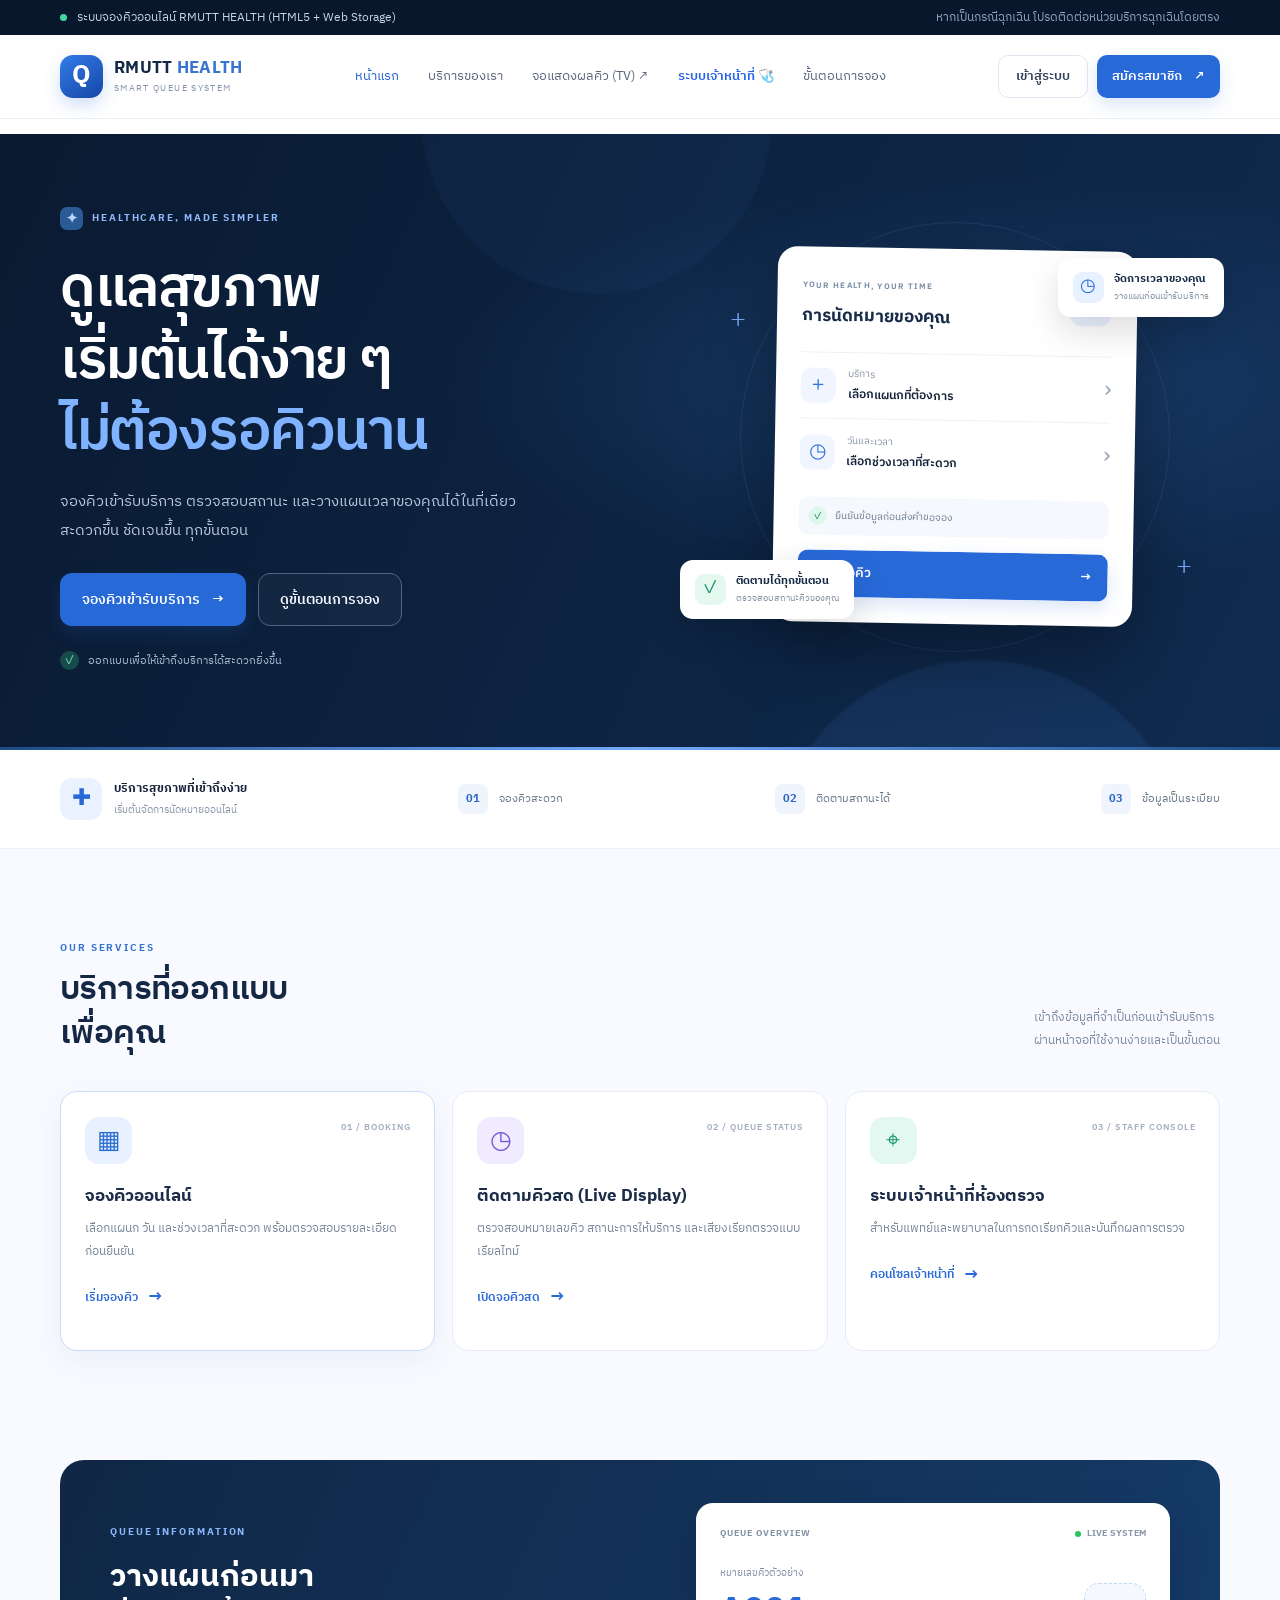
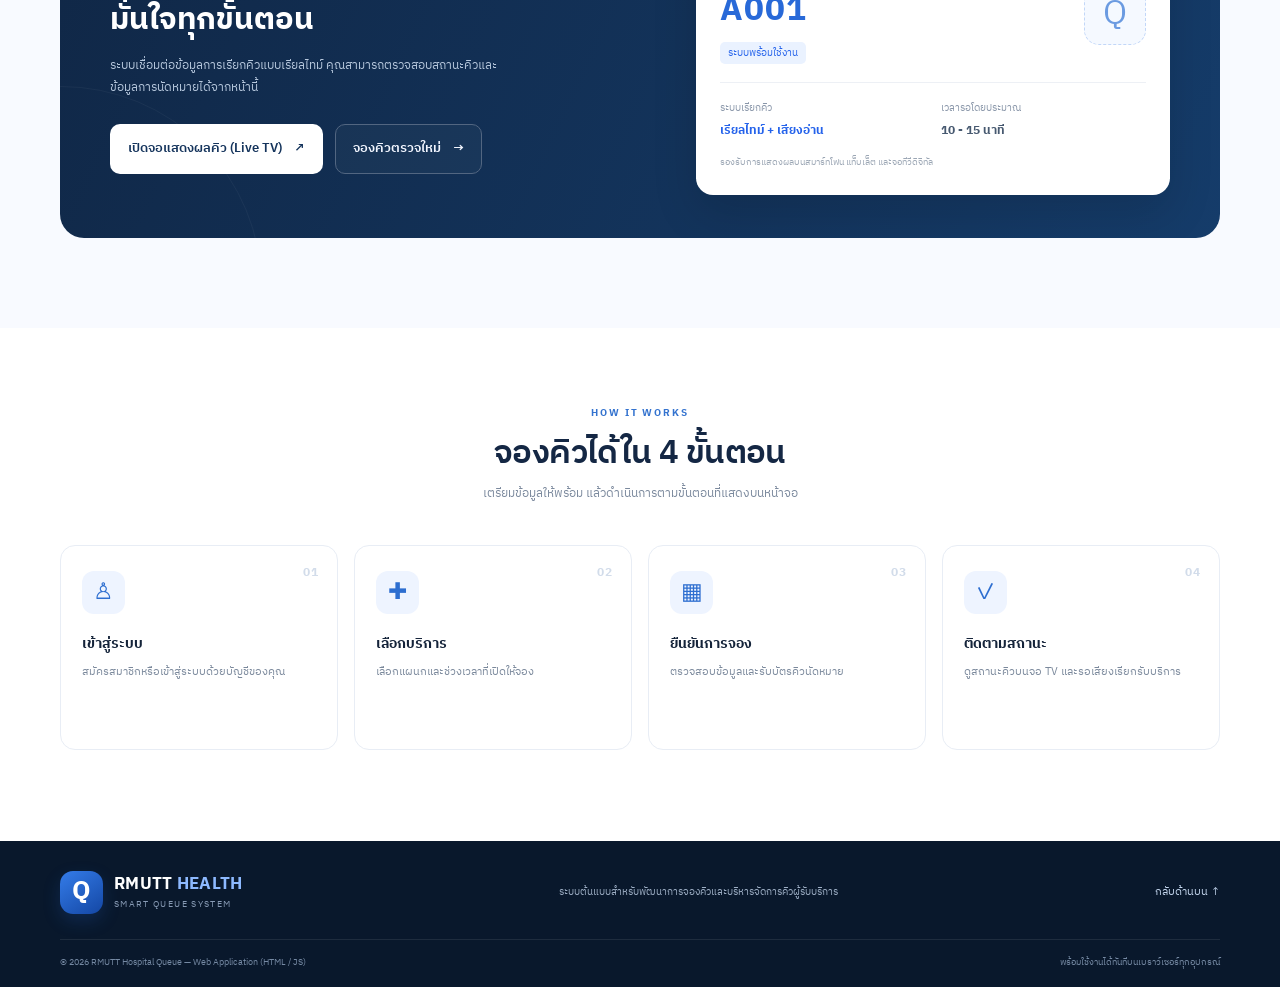
<file: index.html>
<!DOCTYPE html>
<html lang="th">

<head>
  <meta charset="UTF-8">
  <meta name="viewport" content="width=device-width, initial-scale=1.0">
  <title>ระบบจองคิวออนไลน์ | RMUTT Hospital Queue</title>
  <meta name="description" content="ต้นแบบระบบจองคิวออนไลน์และติดตามสถานะคิว RMUTT HEALTH">
  <link rel="preconnect" href="https://fonts.googleapis.com">
  <link rel="preconnect" href="https://fonts.gstatic.com" crossorigin>
  <link href="https://fonts.googleapis.com/css2?family=IBM+Plex+Sans+Thai:wght@300;400;500;600;700&display=swap"
    rel="stylesheet">
  <link rel="stylesheet" href="assets/css/style.css">
  <link rel="stylesheet" href="assets/css/auth.css">
  <link rel="stylesheet" href="assets/css/queue.css">
</head>

<body>
  <div class="announcement">
    <div class="container announcement-inner">
      <span><span class="status-dot"></span> ระบบจองคิวออนไลน์ RMUTT HEALTH (HTML5 + Web Storage)</span>
      <span class="announcement-note">หากเป็นกรณีฉุกเฉิน โปรดติดต่อหน่วยบริการฉุกเฉินโดยตรง</span>
    </div>
  </div>

  <header class="site-header">
    <div class="container nav-wrap">
      <a class="brand" href="index.html" aria-label="หน้าแรก">
        <div class="brand-mark"><span>Q</span></div>
        <div class="brand-copy">
          <strong>RMUTT <span>HEALTH</span></strong>
          <small>SMART QUEUE SYSTEM</small>
        </div>
      </a>
      <button class="menu-toggle" id="menuToggle" aria-label="เปิดเมนู" aria-expanded="false">☰</button>
      <nav class="main-nav" id="mainNav">
        <a class="active" href="index.html">หน้าแรก</a>
        <a id="navDashboardLink" href="dashboard.html" style="display:none;">แดชบอร์ด</a>
        <a id="navBookingLink" href="book.html" style="display:none;">จองคิวออนไลน์</a>
        <a href="#services">บริการของเรา</a>
        <a href="queue_display.html" target="_blank">จอแสดงผลคิว (TV) ↗</a>
        <a href="staff_queue.html" style="color:#2563eb; font-weight:600;">ระบบเจ้าหน้าที่ 🩺</a>
        <a href="#how-it-works">ขั้นตอนการจอง</a>
      </nav>
      <div class="nav-actions" id="navAuthActions">
        <!-- Injected via JavaScript based on login state -->
      </div>
    </div>
  </header>

  <main>
    <div class="container" style="padding-top: 15px;" id="flashContainer">
      <!-- Flash alerts -->
    </div>

    <section class="hero">
      <div class="hero-glow glow-one"></div>
      <div class="hero-glow glow-two"></div>
      <div class="container hero-grid">
        <div class="hero-copy">
          <div class="eyebrow"><span class="eyebrow-icon">✦</span> HEALTHCARE, MADE SIMPLER</div>
          <h1>ดูแลสุขภาพ<br>เริ่มต้นได้ง่าย ๆ<br><span>ไม่ต้องรอคิวนาน</span></h1>
          <p class="hero-description">จองคิวเข้ารับบริการ ตรวจสอบสถานะ และวางแผนเวลาของคุณได้ในที่เดียว สะดวกขึ้น
            ชัดเจนขึ้น ทุกขั้นตอน</p>
          <div class="hero-actions" id="heroActionButtons">
            <a class="btn btn-primary btn-large" href="book.html">จองคิวเข้ารับบริการ <span
                aria-hidden="true">→</span></a>
            <a class="btn btn-outline-light btn-large" href="#how-it-works">ดูขั้นตอนการจอง</a>
          </div>
          <div class="hero-assurance">
            <span class="assurance-icon">✓</span>
            <span>ออกแบบเพื่อให้เข้าถึงบริการได้สะดวกยิ่งขึ้น</span>
          </div>
        </div>

        <div class="hero-visual" aria-label="ภาพสรุปการจองคิว">
          <div class="visual-orbit orbit-a"></div>
          <div class="visual-orbit orbit-b"></div>
          <div class="floating-label label-top"><span
              class="mini-icon blue">◷</span><span><b>จัดการเวลาของคุณ</b><small>วางแผนก่อนเข้ารับบริการ</small></span>
          </div>
          <div class="appointment-card">
            <div class="appointment-head">
              <div><span class="card-kicker">YOUR HEALTH, YOUR TIME</span>
                <h3>การนัดหมายของคุณ</h3>
              </div>
              <div class="calendar-icon">▦</div>
            </div>
            <div class="appointment-line"><span
                class="line-icon">＋</span><span><small>บริการ</small><b>เลือกแผนกที่ต้องการ</b></span><span
                class="line-arrow">›</span></div>
            <div class="appointment-line"><span
                class="line-icon">◷</span><span><small>วันและเวลา</small><b>เลือกช่วงเวลาที่สะดวก</b></span><span
                class="line-arrow">›</span></div>
            <div class="appointment-footer"><span class="footer-check">✓</span><span>ยืนยันข้อมูลก่อนส่งคำขอจอง</span>
            </div>
            <a class="btn btn-primary card-cta" href="book.html">เริ่มจองคิว <span>→</span></a>
          </div>
          <div class="floating-label label-bottom"><span
              class="mini-icon green">✓</span><span><b>ติดตามได้ทุกขั้นตอน</b><small>ตรวจสอบสถานะคิวของคุณ</small></span>
          </div>
          <div class="decorative-cross cross-one">+</div>
          <div class="decorative-cross cross-two">+</div>
        </div>
      </div>
      <div class="hero-bottom-line"></div>
    </section>

    <section class="trust-strip">
      <div class="container trust-inner">
        <div class="trust-heading"><span
            class="trust-symbol">✚</span><span><b>บริการสุขภาพที่เข้าถึงง่าย</b><small>เริ่มต้นจัดการนัดหมายออนไลน์</small></span>
        </div>
        <div class="trust-item"><b>01</b><span>จองคิวสะดวก</span></div>
        <div class="trust-item"><b>02</b><span>ติดตามสถานะได้</span></div>
        <div class="trust-item"><b>03</b><span>ข้อมูลเป็นระเบียบ</span></div>
      </div>
    </section>

    <section class="section services-section" id="services">
      <div class="container">
        <div class="section-heading">
          <div>
            <div class="eyebrow eyebrow-dark">OUR SERVICES</div>
            <h2>บริการที่ออกแบบ<br class="mobile-break">เพื่อคุณ</h2>
          </div>
          <p>เข้าถึงข้อมูลที่จำเป็นก่อนเข้ารับบริการ<br>ผ่านหน้าจอที่ใช้งานง่ายและเป็นขั้นตอน</p>
        </div>
        <div class="service-grid">
          <article class="service-card featured">
            <div class="service-icon icon-blue">▦</div><span class="service-number">01 / BOOKING</span>
            <h3>จองคิวออนไลน์</h3>
            <p>เลือกแผนก วัน และช่วงเวลาที่สะดวก พร้อมตรวจสอบรายละเอียดก่อนยืนยัน</p><a href="book.html"
              class="text-link">เริ่มจองคิว <span>→</span></a>
          </article>
          <article class="service-card">
            <div class="service-icon icon-purple">◷</div><span class="service-number">02 / QUEUE STATUS</span>
            <h3>ติดตามคิวสด (Live Display)</h3>
            <p>ตรวจสอบหมายเลขคิว สถานะการให้บริการ และเสียงเรียกตรวจแบบเรียลไทม์</p><a href="queue_display.html"
              target="_blank" class="text-link">เปิดจอคิวสด <span>→</span></a>
          </article>
          <article class="service-card">
            <div class="service-icon icon-green">⌖</div><span class="service-number">03 / STAFF CONSOLE</span>
            <h3>ระบบเจ้าหน้าที่ห้องตรวจ</h3>
            <p>สำหรับแพทย์และพยาบาลในการกดเรียกคิวและบันทึกผลการตรวจ</p><a href="staff_queue.html"
              class="text-link">คอนโซลเจ้าหน้าที่ <span>→</span></a>
          </article>
        </div>
      </div>
    </section>

    <section class="queue-section" id="queue-info">
      <div class="container queue-banner">
        <div class="queue-banner-copy">
          <div class="eyebrow eyebrow-light">QUEUE INFORMATION</div>
          <h2>วางแผนก่อนมา<br>มั่นใจทุกขั้นตอน</h2>
          <p>ระบบเชื่อมต่อข้อมูลการเรียกคิวแบบเรียลไทม์ คุณสามารถตรวจสอบสถานะคิวและข้อมูลการนัดหมายได้จากหน้านี้</p>
          <div style="display:flex; gap:12px; flex-wrap:wrap;">
            <a href="queue_display.html" target="_blank" class="btn btn-white">เปิดจอแสดงผลคิว (Live TV)
              <span>↗</span></a>
            <a href="book.html" class="btn btn-outline-light">จองคิวตรวจใหม่ <span>→</span></a>
          </div>
        </div>
        <div class="queue-preview">
          <div class="preview-top"><span>QUEUE OVERVIEW</span><span class="preview-live"><i
                style="background:#22c55e;"></i> LIVE SYSTEM</span></div>
          <div class="preview-main">
            <div><small>หมายเลขคิวตัวอย่าง</small><strong>A001</strong><span class="preview-status"
                style="background:#eaf2ff; color:#2563eb;">ระบบพร้อมใช้งาน</span></div>
            <div class="preview-ticket">Q</div>
          </div>
          <div class="preview-divider"></div>
          <div class="preview-stats">
            <div><small>ระบบเรียกคิว</small><b style="color:#2563eb;">เรียลไทม์ + เสียงอ่าน</b></div>
            <div><small>เวลารอโดยประมาณ</small><b>10 - 15 นาที</b></div>
          </div>
          <p class="preview-note">รองรับการแสดงผลบนสมาร์ทโฟน แท็บเล็ต และจอทีวีดิจิทัล</p>
        </div>
      </div>
    </section>

    <section class="section steps-section" id="how-it-works">
      <div class="container">
        <div class="section-heading centered">
          <div class="eyebrow eyebrow-dark">HOW IT WORKS</div>
          <h2>จองคิวได้ใน 4 ขั้นตอน</h2>
          <p>เตรียมข้อมูลให้พร้อม แล้วดำเนินการตามขั้นตอนที่แสดงบนหน้าจอ</p>
        </div>
        <div class="steps-grid">
          <div class="step-card">
            <div class="step-count">01</div>
            <div class="step-icon">♙</div>
            <h3>เข้าสู่ระบบ</h3>
            <p>สมัครสมาชิกหรือเข้าสู่ระบบด้วยบัญชีของคุณ</p>
          </div>
          <div class="step-card">
            <div class="step-count">02</div>
            <div class="step-icon">✚</div>
            <h3>เลือกบริการ</h3>
            <p>เลือกแผนกและช่วงเวลาที่เปิดให้จอง</p>
          </div>
          <div class="step-card">
            <div class="step-count">03</div>
            <div class="step-icon">▦</div>
            <h3>ยืนยันการจอง</h3>
            <p>ตรวจสอบข้อมูลและรับบัตรคิวนัดหมาย</p>
          </div>
          <div class="step-card">
            <div class="step-count">04</div>
            <div class="step-icon">✓</div>
            <h3>ติดตามสถานะ</h3>
            <p>ดูสถานะคิวบนจอ TV และรอเสียงเรียกรับบริการ</p>
          </div>
        </div>
      </div>
    </section>
  </main>

  <footer class="site-footer">
    <div class="container footer-main">
      <a class="brand footer-brand" href="index.html">
        <div class="brand-mark"><span>Q</span></div>
        <div class="brand-copy"><strong>RMUTT <span>HEALTH</span></strong><small>SMART QUEUE SYSTEM</small></div>
      </a>
      <p>ระบบต้นแบบสำหรับพัฒนาการจองคิวและบริหารจัดการคิวผู้รับบริการ</p>
      <a href="#top" class="back-top">กลับด้านบน ↑</a>
    </div>
    <div class="container footer-bottom"><span>© 2026 RMUTT Hospital Queue — Web Application (HTML /
        JS)</span><span>พร้อมใช้งานได้ทันทีบนเบราว์เซอร์ทุกอุปกรณ์</span></div>
  </footer>

  <script src="assets/js/main.js"></script>
  <script src="assets/js/app-db.js"></script>
  <script>
    document.addEventListener('DOMContentLoaded', () => {
      // Flash message
      const flashHtml = AppDB.renderFlash();
      if (flashHtml) {
        document.getElementById('flashContainer').innerHTML = flashHtml;
      }

      // Dynamic Auth Nav & Hero actions
      const user = AppDB.getCurrentUser();
      const authNav = document.getElementById('navAuthActions');
      const dashLink = document.getElementById('navDashboardLink');
      const bookLink = document.getElementById('navBookingLink');
      const heroActions = document.getElementById('heroActionButtons');

      if (user) {
        dashLink.style.display = 'inline-block';
        bookLink.style.display = 'inline-block';

        const initial = user.full_name ? user.full_name.charAt(0) : 'U';
        authNav.innerHTML = `
          <a class="user-menu-pill" href="dashboard.html" title="ไปที่แดชบอร์ด">
            <span class="user-menu-avatar">${initial}</span>
            <span>${user.full_name}</span>
          </a>
          <button type="button" class="btn btn-ghost btn-small" onclick="AppDB.logout()">ออกจากระบบ</button>
        `;

        heroActions.innerHTML = `
          <a class="btn btn-primary btn-large" href="book.html">จองคิวตรวจใหม่ <span aria-hidden="true">→</span></a>
          <a class="btn btn-outline-light btn-large" href="dashboard.html">แดชบอร์ดของฉัน</a>
        `;
      } else {
        authNav.innerHTML = `
          <a class="btn btn-ghost" href="login.html">เข้าสู่ระบบ</a>
          <a class="btn btn-primary btn-small" href="register.html">สมัครสมาชิก <span aria-hidden="true">↗</span></a>
        `;
      }
    });
  </script>
</body>

</html>
</file>
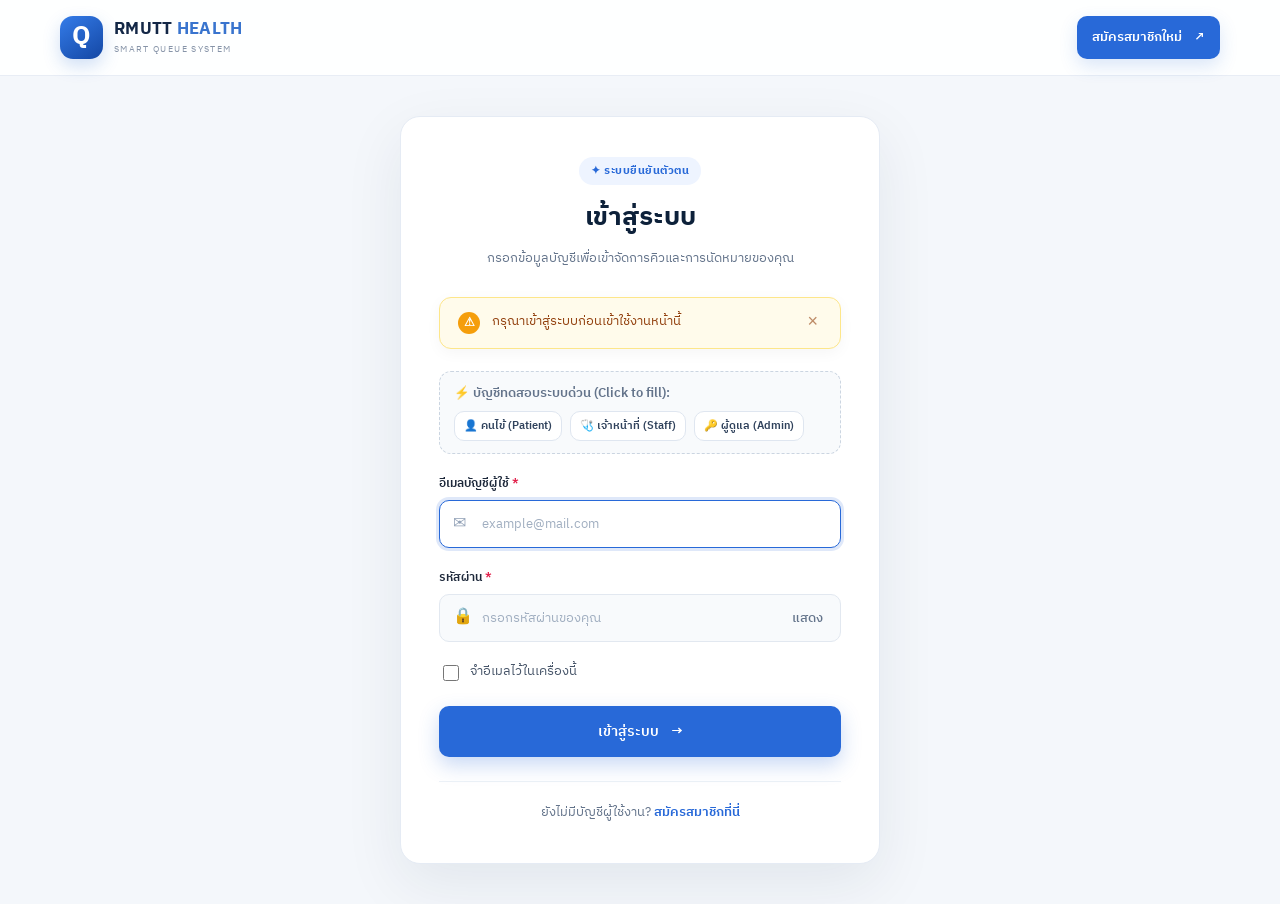
<file: book.html>
<!DOCTYPE html>
<html lang="th">

<head>
  <meta charset="UTF-8">
  <meta name="viewport" content="width=device-width, initial-scale=1.0">
  <title>จองคิวออนไลน์ | RMUTT Hospital Queue</title>
  <link rel="preconnect" href="https://fonts.googleapis.com">
  <link rel="preconnect" href="https://fonts.gstatic.com" crossorigin>
  <link href="https://fonts.googleapis.com/css2?family=IBM+Plex+Sans+Thai:wght@300;400;500;600;700&display=swap"
    rel="stylesheet">
  <link rel="stylesheet" href="assets/css/style.css">
  <link rel="stylesheet" href="assets/css/auth.css">
  <link rel="stylesheet" href="assets/css/queue.css">
</head>

<body>

  <!-- Header -->
  <header class="site-header">
    <div class="container nav-wrap">
      <a class="brand" href="index.html">
        <div class="brand-mark"><span>Q</span></div>
        <div class="brand-copy">
          <strong>RMUTT <span>HEALTH</span></strong>
          <small>SMART QUEUE SYSTEM</small>
        </div>
      </a>
      <nav class="main-nav" id="mainNav">
        <a href="index.html">หน้าแรก</a>
        <a href="dashboard.html">แดชบอร์ด</a>
        <a class="active" href="book.html">จองคิวออนไลน์</a>
        <a href="queue_display.html" target="_blank">จอแสดงผลคิว (TV) ↗</a>
        <a href="staff_queue.html" style="color:#2563eb; font-weight:600;">ระบบเจ้าหน้าที่ 🩺</a>
      </nav>
      <div class="nav-actions">
        <a href="dashboard.html" class="user-menu-pill">
          <span class="user-menu-avatar" id="navAvatar">U</span>
          <span id="navName">ผู้ใช้งาน</span>
        </a>
        <button type="button" class="btn btn-ghost btn-small" onclick="AppDB.logout()">ออกจากระบบ</button>
      </div>
    </div>
  </header>

  <!-- Main Container -->
  <main class="booking-container">
    <div class="container">

      <div class="booking-header">
        <span class="auth-card-badge">✦ ระบบนัดหมายออนไลน์</span>
        <h1>จองคิวเข้ารับบริการทางการแพทย์</h1>
        <p>เลือกแผนก วัน และช่วงเวลาที่ต้องการเข้ารับบริการ พร้อมรับหมายเลขคิวทันที</p>
      </div>

      <div id="flashContainer"></div>
      <div id="bookingErrorAlert" class="alert alert-danger" style="display:none;" role="alert">
        <span class="alert-icon">✕</span>
        <div class="alert-content" id="bookingErrorMessage"></div>
        <button type="button" class="alert-close" onclick="this.parentElement.style.display='none'"
          aria-label="ปิด">×</button>
      </div>

      <form id="bookingForm" novalidate>
        <div class="booking-grid">

          <!-- Left Column: Steps -->
          <div class="booking-steps-col">

            <!-- Step 1: Select Department -->
            <div class="booking-card">
              <h2 class="booking-card-title">
                <span class="step-badge">1</span>
                <span>เลือกแผนกที่ต้องการรับบริการ</span>
              </h2>

              <div class="dept-grid" id="deptGrid">
                <!-- Injected via JavaScript -->
              </div>
            </div>

            <!-- Step 2: Select Date -->
            <div class="booking-card">
              <h2 class="booking-card-title">
                <span class="step-badge">2</span>
                <span>เลือกวันที่เข้ารับบริการ</span>
              </h2>

              <div class="form-group" style="max-width: 320px;">
                <label class="form-label" for="bookingDate">วันที่นัดหมาย <span class="required">*</span></label>
                <div class="input-wrapper">
                  <span class="input-icon">📅</span>
                  <input type="date" id="bookingDate" name="date" class="form-control" required>
                </div>
                <small style="color: #64748b; font-size: 11px; margin-top: 4px; display: block;">
                  เปิดจองล่วงหน้า 14 วัน (เปิดบริการวันจันทร์ - วันเสาร์)
                </small>
              </div>
            </div>

            <!-- Step 3: Select Time Slot -->
            <div class="booking-card">
              <h2 class="booking-card-title">
                <span class="step-badge">3</span>
                <span>เลือกรอบเวลาที่สะดวก</span>
              </h2>

              <div id="slotsContainer" class="slots-container">
                <!-- Dynamically loaded via JavaScript -->
              </div>

              <div id="noSlotsMessage"
                style="display:none; padding: 25px; text-align: center; color: #64748b; background: #f8fafc; border-radius: 12px;">
                <div style="font-size: 28px; margin-bottom: 8px;">🗓️</div>
                <strong style="color: #1e293b; font-size: 14px;">ไม่พบรอบเวลาให้บริการในวันที่เลือก</strong>
                <p style="font-size: 12px; margin: 4px 0 0;">กรุณาลองเปลี่ยนวันที่ หรือเลือกแผนกอื่น</p>
              </div>
            </div>

            <!-- Step 4: Symptoms / Notes -->
            <div class="booking-card">
              <h2 class="booking-card-title">
                <span class="step-badge">4</span>
                <span>ระบุอาการเบื้องต้น หรือหมายเหตุ (ถ้ามี)</span>
              </h2>

              <div class="form-group">
                <label class="form-label" for="notes">รายละเอียดอาการ หรือความประสงค์ในการตรวจ</label>
                <textarea id="notes" name="notes" class="form-control" rows="3"
                  placeholder="เช่น มีไข้ ไอ เจ็บคอ 2 วัน หรือ ต้องการตรวจสุขภาพประจำปี..."></textarea>
              </div>
            </div>

          </div>

          <!-- Right Column: Sticky Summary & Confirmation -->
          <div class="booking-summary-col">
            <div class="booking-summary-card">
              <h3 class="summary-title">สรุปข้อมูลการจอง</h3>

              <div class="summary-line">
                <span class="summary-label">ผู้รับบริการ:</span>
                <span class="summary-value" id="summaryUser">—</span>
              </div>
              <div class="summary-line">
                <span class="summary-label">หมายเลข HN:</span>
                <span class="summary-value" style="color:#2563eb;" id="summaryHN">—</span>
              </div>
              <div class="summary-divider"></div>

              <div class="summary-line">
                <span class="summary-label">แผนกตรวจ:</span>
                <span class="summary-value" id="summaryDept">—</span>
              </div>
              <div class="summary-line">
                <span class="summary-label">สถานที่:</span>
                <span class="summary-value" id="summaryLoc" style="font-size:11px; color:#475569;">—</span>
              </div>
              <div class="summary-line">
                <span class="summary-label">วันที่นัดหมาย:</span>
                <span class="summary-value" id="summaryDate">—</span>
              </div>
              <div class="summary-line">
                <span class="summary-label">รอบเวลา:</span>
                <span class="summary-value" id="summaryTime" style="color: #16a34a;">กรุณาเลือกรอบเวลา</span>
              </div>

              <div class="summary-divider"></div>

              <button type="submit" id="btnSubmitBooking" class="btn btn-primary"
                style="width: 100%; padding: 14px; font-size: 14px;" disabled>
                ยืนยันการจองคิว <span>→</span>
              </button>

              <p style="font-size: 11px; color: #94a3b8; text-align: center; margin: 12px 0 0;">
                ระบบจะสร้างหมายเลขคิวและบันทึกข้อมูลการนัดหมายทันที
              </p>
            </div>
          </div>

        </div>
      </form>

    </div>
  </main>

  <footer class="site-footer">
    <div class="container footer-bottom">
      <span>© 2026 RMUTT Hospital Queue — ระบบจองคิวออนไลน์</span>
      <a href="dashboard.html" style="color: inherit;">กลับแดชบอร์ด</a>
    </div>
  </footer>

  <script src="assets/js/app-db.js"></script>
  <script>
    const user = AppDB.requireLogin('login.html');

    let currentDeptId = 1;
    let currentDate = AppDB.todayString();
    let selectedSlotId = null;

    document.addEventListener('DOMContentLoaded', () => {
      if (!user) return;

      // Update Nav
      const initial = user.full_name ? user.full_name.charAt(0) : 'U';
      document.getElementById('navAvatar').textContent = initial;
      document.getElementById('navName').textContent = user.full_name;

      // Set Summary Profile
      document.getElementById('summaryUser').textContent = user.full_name;
      document.getElementById('summaryHN').textContent = user.hn || 'จะออกให้อัตโนมัติ';

      // Set Date bounds
      const dateInput = document.getElementById('bookingDate');
      dateInput.value = currentDate;
      dateInput.min = AppDB.todayString();

      const maxDate = new Date();
      maxDate.setDate(maxDate.getDate() + 14);
      const year = maxDate.getFullYear();
      const month = String(maxDate.getMonth() + 1).padStart(2, '0');
      const day = String(maxDate.getDate()).padStart(2, '0');
      dateInput.max = `${year}-${month}-${day}`;

      dateInput.addEventListener('change', (e) => {
        currentDate = e.target.value;
        updateSummaryDate();
        loadSlots();
      });

      renderDepartments();
      updateSummaryDate();
      loadSlots();
    });

    function renderDepartments() {
      const depts = AppDB.getDepartments();
      const grid = document.getElementById('deptGrid');

      const icons = {
        1: '🩺',
        2: '🦷',
        3: '🤸',
        4: '👁️'
      };

      grid.innerHTML = depts.map((d, index) => {
        const isChecked = (d.id === currentDeptId) ? 'checked' : '';
        const icon = icons[d.id] || '🩺';
        return `
          <label class="dept-card-label">
            <input type="radio" name="department_id" value="${d.id}" ${isChecked} 
                   data-name="${d.name}" data-location="${d.location}"
                   onchange="handleDeptSelect(this)">
            <div class="dept-card-inner">
              <div class="dept-icon">${icon}</div>
              <strong>${d.name}</strong>
              <p>${d.description}</p>
              <span class="dept-location">📍 ${d.location}</span>
            </div>
          </label>
        `;
      }).join('');

      updateSummaryDept();
    }

    function handleDeptSelect(radio) {
      currentDeptId = Number(radio.value);
      updateSummaryDept();
      loadSlots();
    }

    function updateSummaryDept() {
      const depts = AppDB.getDepartments();
      const dept = depts.find(d => d.id === currentDeptId);
      if (dept) {
        document.getElementById('summaryDept').textContent = dept.name;
        document.getElementById('summaryLoc').textContent = dept.location;
      }
    }

    function updateSummaryDate() {
      if (currentDate) {
        const parts = currentDate.split('-');
        if (parts.length === 3) {
          document.getElementById('summaryDate').textContent = `${parts[2]}/${parts[1]}/${parseInt(parts[0]) + 543}`;
          return;
        }
      }
      document.getElementById('summaryDate').textContent = currentDate || '—';
    }

    function loadSlots() {
      const container = document.getElementById('slotsContainer');
      const noSlots = document.getElementById('noSlotsMessage');
      const submitBtn = document.getElementById('btnSubmitBooking');

      selectedSlotId = null;
      submitBtn.disabled = true;
      document.getElementById('summaryTime').textContent = 'กรุณาเลือกรอบเวลา';
      document.getElementById('summaryTime').style.color = '#e11d48';

      const slots = AppDB.getSchedules(currentDeptId, currentDate);

      if (slots && slots.length > 0) {
        noSlots.style.display = 'none';
        container.innerHTML = slots.map(s => {
          const avail = Math.max(0, s.capacity - s.booked_count);
          const isFull = avail <= 0;
          const timeLabel = `${s.start_time} - ${s.end_time} น.`;
          return `
            <label class="slot-radio">
              <input type="radio" name="schedule_id" value="${s.id}" ${isFull ? 'disabled' : ''} 
                     onchange="handleSlotSelect(${s.id}, '${timeLabel}')">
              <div class="slot-card ${isFull ? 'disabled' : ''}">
                <div class="slot-time">${timeLabel}</div>
                <div class="slot-quota ${isFull ? 'full' : ''}">
                  ${isFull ? '✕ เต็มแล้ว' : `✓ ว่าง ${avail} / ${s.capacity} ที่`}
                </div>
              </div>
            </label>
          `;
        }).join('');
      } else {
        container.innerHTML = '';
        noSlots.style.display = 'block';
      }
    }

    function handleSlotSelect(slotId, timeLabel) {
      selectedSlotId = slotId;
      document.getElementById('summaryTime').textContent = timeLabel;
      document.getElementById('summaryTime').style.color = '#2563eb';
      document.getElementById('btnSubmitBooking').disabled = false;
    }

    // Submit Booking
    document.getElementById('bookingForm').addEventListener('submit', (e) => {
      e.preventDefault();
      const errBox = document.getElementById('bookingErrorAlert');
      const errMsg = document.getElementById('bookingErrorMessage');
      errBox.style.display = 'none';

      if (!selectedSlotId) {
        errMsg.textContent = 'กรุณาเลือกรอบเวลาตรวจ';
        errBox.style.display = 'flex';
        return;
      }

      const notes = document.getElementById('notes').value.trim();

      try {
        const result = AppDB.bookAppointment({
          departmentId: currentDeptId,
          dateStr: currentDate,
          scheduleId: selectedSlotId,
          notes: notes
        });

        AppDB.setFlash('success', `จองคิวสำเร็จ! หมายเลขคิวของคุณคือ ${result.queueNumber}`);
        window.location.href = `ticket.html?code=${encodeURIComponent(result.bookingCode)}`;

      } catch (err) {
        errMsg.textContent = err.message || 'เกิดข้อผิดพลาดในการจองคิว';
        errBox.style.display = 'flex';
      }
    });
  </script>
</body>

</html>
</file>
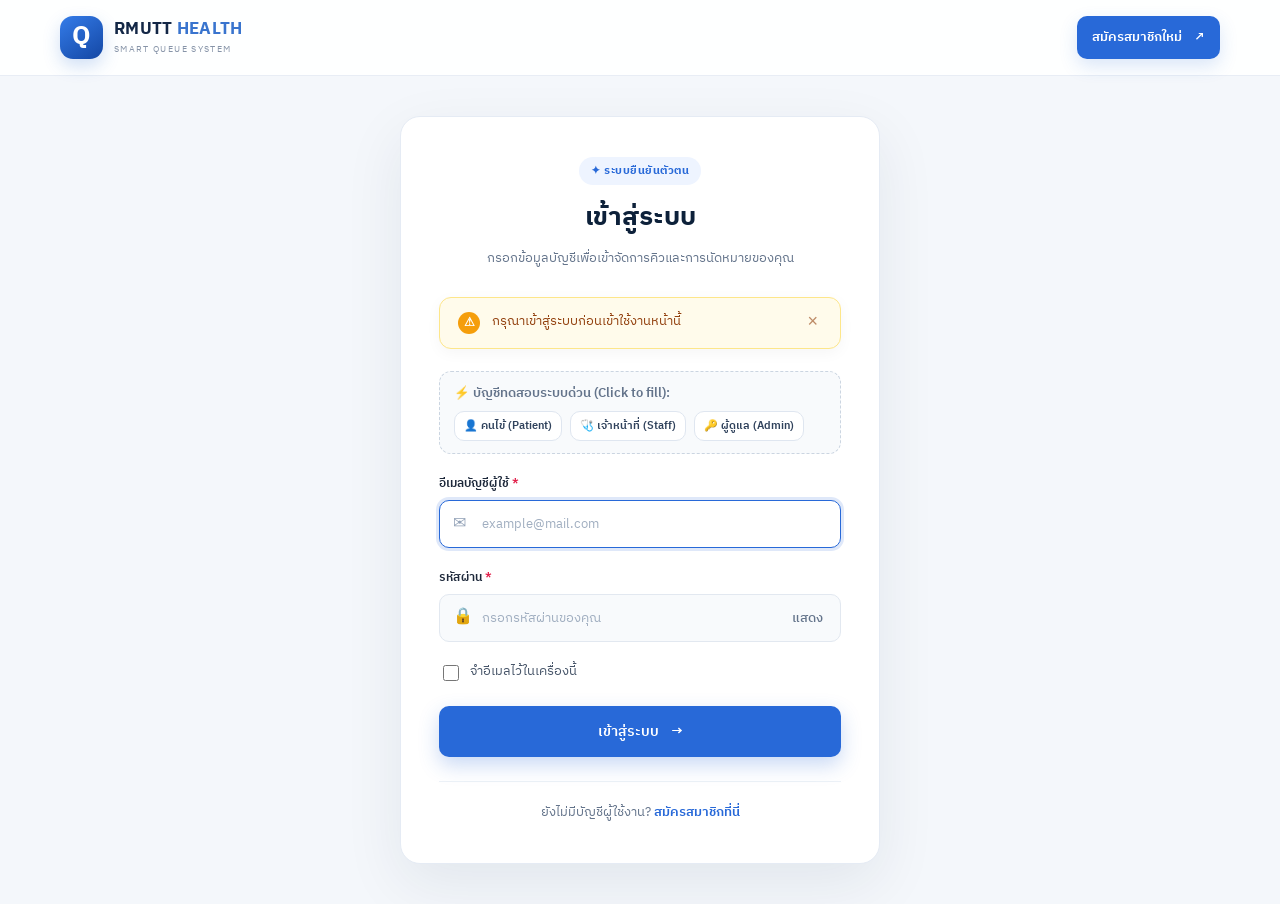
<file: dashboard.html>
<!DOCTYPE html>
<html lang="th">

<head>
  <meta charset="UTF-8">
  <meta name="viewport" content="width=device-width, initial-scale=1.0">
  <title>แดชบอร์ดผู้รับบริการ | RMUTT Hospital Queue</title>
  <link rel="preconnect" href="https://fonts.googleapis.com">
  <link rel="preconnect" href="https://fonts.gstatic.com" crossorigin>
  <link href="https://fonts.googleapis.com/css2?family=IBM+Plex+Sans+Thai:wght@300;400;500;600;700&display=swap"
    rel="stylesheet">
  <link rel="stylesheet" href="assets/css/style.css">
  <link rel="stylesheet" href="assets/css/auth.css">
  <link rel="stylesheet" href="assets/css/queue.css">
</head>

<body class="dashboard-wrapper">

  <!-- Header -->
  <header class="site-header">
    <div class="container nav-wrap">
      <a class="brand" href="index.html" aria-label="หน้าแรก">
        <div class="brand-mark"><span>Q</span></div>
        <div class="brand-copy">
          <strong>RMUTT <span>HEALTH</span></strong>
          <small>SMART QUEUE SYSTEM</small>
        </div>
      </a>
      <nav class="main-nav" id="mainNav">
        <a href="index.html">หน้าแรก</a>
        <a class="active" href="dashboard.html">แดชบอร์ด</a>
        <a href="book.html">จองคิวออนไลน์</a>
        <a href="queue_display.html" target="_blank">จอแสดงผลคิว (TV) ↗</a>
        <a href="staff_queue.html" style="color:#2563eb; font-weight:600;">ระบบเจ้าหน้าที่ 🩺</a>
      </nav>
      <div class="nav-actions">
        <span class="user-menu-pill">
          <span class="user-menu-avatar" id="headerAvatar">U</span>
          <span id="headerName">ผู้ใช้งาน</span>
        </span>
        <button type="button" class="btn btn-ghost btn-small" onclick="AppDB.logout()" title="ออกจากระบบ">
          ออกจากระบบ ⎋
        </button>
      </div>
    </div>
  </header>

  <!-- Hero Banner -->
  <section class="dashboard-hero">
    <div class="container">
      <div class="dash-user-row">
        <div class="dash-user-profile">
          <div class="dash-avatar" id="heroAvatar">U</div>
          <div class="dash-user-meta">
            <h1>สวัสดีคุณ <span id="heroFullName">ผู้รับบริการ</span></h1>
            <div class="dash-user-badges">
              <span class="badge badge-role-patient" id="heroRoleBadge">
                ● ผู้รับบริการ (คนไข้)
              </span>
              <span class="badge badge-hn" id="heroHNBadge">HN: —</span>
            </div>
          </div>
        </div>
        <div class="dash-actions-top">
          <a href="book.html" class="btn btn-white btn-small">
            ＋ จองคิวตรวจใหม่
          </a>
          <a href="staff_queue.html" class="btn btn-primary btn-small" style="background:#2563eb;">
            🩺 คอนโซลเจ้าหน้าที่
          </a>
          <button type="button" class="btn btn-outline-light btn-small" onclick="AppDB.logout()">
            ออกจากระบบ
          </button>
        </div>
      </div>
    </div>
  </section>

  <!-- Main Content -->
  <main class="dashboard-main">
    <div class="container">

      <div id="flashContainer"></div>

      <div class="dash-grid">
        <!-- Left: Quick Actions and Recent Appointments -->
        <div class="dash-col-main">

          <div class="dash-card">
            <h2 class="dash-card-title">เมนูบริการด่วน (Quick Services)</h2>
            <div class="quick-action-cards">
              <a href="book.html" class="quick-btn">
                <div class="quick-icon blue">▦</div>
                <div class="quick-text">
                  <h4>จองคิวออนไลน์</h4>
                  <p>เลือกแผนกบริการ วัน และเวลานัดหมายล่วงหน้า</p>
                </div>
              </a>
              <a href="queue_display.html" target="_blank" class="quick-btn">
                <div class="quick-icon purple">📺</div>
                <div class="quick-text">
                  <h4>จอแสดงผลคิวสด (TV)</h4>
                  <p>เปิดดูหน้าจอเรียกคิวขนาดใหญ่พร้อมเสียงอ่าน</p>
                </div>
              </a>
              <a href="staff_queue.html" class="quick-btn">
                <div class="quick-icon green">🩺</div>
                <div class="quick-text">
                  <h4>ระบบเรียกคิวเจ้าหน้าที่</h4>
                  <p>สำหรับแพทย์/พยาบาลในการกดเรียกและบันทึกคิว</p>
                </div>
              </a>
              <a href="#history" class="quick-btn">
                <div class="quick-icon amber">✓</div>
                <div class="quick-text">
                  <h4>ประวัติการนัดหมาย</h4>
                  <p>ดูรายการนัดหมายย้อนหลังและพิมพ์บัตรคิว</p>
                </div>
              </a>
            </div>
          </div>

          <div class="dash-card" id="history">
            <h2 class="dash-card-title">
              <span>รายการนัดหมายและคิวล่าสุด</span>
              <small style="font-size: 12px; color: #8794a7; font-weight: normal;" id="apptCountLabel">
                0 รายการ
              </small>
            </h2>

            <div id="noAppointmentsBox" style="display:none; text-align: center; padding: 35px 20px; color: #64748b;">
              <div style="font-size: 40px; margin-bottom: 12px; opacity: 0.5;">📋</div>
              <h3 style="font-size: 16px; margin: 0 0 6px; color: #1e293b;">ยังไม่มีรายการนัดหมายในขณะนี้</h3>
              <p style="font-size: 13px; margin: 0 0 20px;">
                คุณสามารถกดปุ่มด้านล่างเพื่อเริ่มเลือกแผนกและทำการนัดหมายคิวออนไลน์ได้ทันที</p>
              <a href="book.html" class="btn btn-primary btn-small">เริ่มทำการจองคิว <span>→</span></a>
            </div>

            <div id="appointmentsTableWrap" style="overflow-x: auto;">
              <table style="width: 100%; border-collapse: collapse; font-size: 13px; text-align: left;">
                <thead>
                  <tr style="border-bottom: 2px solid #eef2f7; color: #64748b;">
                    <th style="padding: 10px 8px;">รหัสจอง</th>
                    <th style="padding: 10px 8px;">แผนก</th>
                    <th style="padding: 10px 8px;">วัน-เวลา</th>
                    <th style="padding: 10px 8px;">เลขคิว</th>
                    <th style="padding: 10px 8px;">สถานะ</th>
                    <th style="padding: 10px 8px; text-align: right;">บัตรคิว</th>
                  </tr>
                </thead>
                <tbody id="appointmentsTableBody">
                  <!-- Injected via JavaScript -->
                </tbody>
              </table>
            </div>

          </div>

        </div>

        <!-- Right: Profile Details & Account Security -->
        <div class="dash-col-side" id="profile">
          <div class="dash-card">
            <h2 class="dash-card-title">ข้อมูลผู้รับบริการ</h2>
            <div class="profile-info-list">
              <div class="info-item">
                <span class="info-label">ชื่อ - นามสกุล</span>
                <span class="info-val" id="profFullName">—</span>
              </div>
              <div class="info-item">
                <span class="info-label">หมายเลขผู้ป่วย (HN)</span>
                <span class="info-val" style="color: #2869d8;" id="profHN">—</span>
              </div>
              <div class="info-item">
                <span class="info-label">อีเมล</span>
                <span class="info-val" id="profEmail">—</span>
              </div>
              <div class="info-item">
                <span class="info-label">เบอร์โทรศัพท์</span>
                <span class="info-val" id="profPhone">—</span>
              </div>
              <div class="info-item">
                <span class="info-label">วันเดือนปีเกิด</span>
                <span class="info-val" id="profDOB">—</span>
              </div>
              <div class="info-item">
                <span class="info-label">ระบบจัดเก็บข้อมูล</span>
                <span class="info-val" style="color: #10b981;">HTML5 Web Storage</span>
              </div>
            </div>
          </div>

          <div class="dash-card">
            <h2 class="dash-card-title">ความปลอดภัย & การเข้าถึง</h2>
            <div class="profile-info-list">
              <div class="info-item">
                <span class="info-label">ระดับสิทธิ์</span>
                <span class="info-val" id="profRoleLabel">ผู้รับบริการ</span>
              </div>
              <div class="info-item">
                <span class="info-label">สถานะบัญชี</span>
                <span class="info-val" style="color: #10b981;">✓ ใช้งานได้ปกติ (Active)</span>
              </div>
            </div>
            <div style="margin-top: 18px;">
              <button type="button" onclick="AppDB.logout()" class="btn btn-ghost"
                style="width: 100%; border-color: #fecaca; color: #dc2626;">
                ออกจากระบบอย่างปลอดภัย
              </button>
            </div>
          </div>
        </div>

      </div>

    </div>
  </main>

  <!-- Footer -->
  <footer class="site-footer">
    <div class="container footer-bottom">
      <span>© 2026 RMUTT Hospital Queue — แดชบอร์ดผู้รับบริการ</span>
      <a href="index.html" style="color: inherit;">กลับหน้าแรก</a>
    </div>
  </footer>

  <script src="assets/js/app-db.js"></script>
  <script>
    const user = AppDB.requireLogin('login.html');

    document.addEventListener('DOMContentLoaded', () => {
      if (!user) return;

      // Render Flash
      const flash = AppDB.renderFlash();
      if (flash) {
        document.getElementById('flashContainer').innerHTML = flash;
      }

      // Populate User Meta
      const initial = user.full_name ? user.full_name.charAt(0) : 'U';
      document.getElementById('headerAvatar').textContent = initial;
      document.getElementById('headerName').textContent = user.full_name;
      document.getElementById('heroAvatar').textContent = initial;
      document.getElementById('heroFullName').textContent = user.full_name;
      document.getElementById('heroRoleBadge').textContent = '● ' + AppDB.getRoleLabel(user.role);
      document.getElementById('heroHNBadge').textContent = user.hn ? 'HN: ' + user.hn : 'HN: ยังไม่ออกเลข';

      // Profile side card
      document.getElementById('profFullName').textContent = user.full_name;
      document.getElementById('profHN').textContent = user.hn || '—';
      document.getElementById('profEmail').textContent = user.email;
      document.getElementById('profPhone').textContent = user.phone || '—';
      document.getElementById('profDOB').textContent = user.dob || '—';
      document.getElementById('profRoleLabel').textContent = AppDB.getRoleLabel(user.role);

      loadAppointments();

      // Listen for updates from other tabs
      window.addEventListener('storage', loadAppointments);
      window.addEventListener('app_db_update', loadAppointments);
    });

    function loadAppointments() {
      const appts = AppDB.getUserAppointments(user.id);
      document.getElementById('apptCountLabel').textContent = `${appts.length} รายการ`;

      const tbody = document.getElementById('appointmentsTableBody');
      const tableWrap = document.getElementById('appointmentsTableWrap');
      const noBox = document.getElementById('noAppointmentsBox');

      if (!appts || appts.length === 0) {
        tableWrap.style.display = 'none';
        noBox.style.display = 'block';
        return;
      }

      tableWrap.style.display = 'block';
      noBox.style.display = 'none';

      const statusBadges = {
        'waiting': { bg: '#fef3c7', col: '#92400e', text: 'รอตรวจ' },
        'called': { bg: '#dbeafe', col: '#1d4ed8', text: '🔔 กำลังเรียก' },
        'serving': { bg: '#f3e8ff', col: '#7e22ce', text: '🩺 เข้าตรวจ' },
        'completed': { bg: '#dcfce7', col: '#15803d', text: '✓ เสร็จสิ้น' },
        'skipped': { bg: '#f1f5f9', col: '#64748b', text: 'ข้ามคิว' },
        'cancelled': { bg: '#fee2e2', col: '#b91c1c', text: '✕ ยกเลิก' }
      };

      tbody.innerHTML = appts.map(a => {
        const badge = statusBadges[a.queue_status] || { bg: '#eaf2ff', col: '#2869d8', text: a.queue_status };
        return `
          <tr style="border-bottom: 1px solid #f1f4f9;">
            <td style="padding: 12px 8px; font-weight: 600; color: #2869d8;">
              <a href="ticket.html?code=${encodeURIComponent(a.booking_code)}" style="text-decoration:underline;">
                ${a.booking_code}
              </a>
            </td>
            <td style="padding: 12px 8px;">${a.department_name}</td>
            <td style="padding: 12px 8px;">
              ${a.service_date}<br>
              <small style="color: #64748b;">${a.start_time} - ${a.end_time} น.</small>
            </td>
            <td style="padding: 12px 8px; font-weight: 700; color: #0d213a;">
              <span style="font-size: 16px; color: #2563eb;">${a.queue_number}</span>
            </td>
            <td style="padding: 12px 8px;">
              <span class="badge" style="background:${badge.bg}; color:${badge.col};">
                ${badge.text}
              </span>
            </td>
            <td style="padding: 12px 8px; text-align: right;">
              <a href="ticket.html?code=${encodeURIComponent(a.booking_code)}" class="btn btn-ghost btn-small" style="padding: 6px 10px; font-size: 11px;">
                ดูบัตรคิว ↗
              </a>
            </td>
          </tr>
        `;
      }).join('');
    }
  </script>
</body>

</html>
</file>
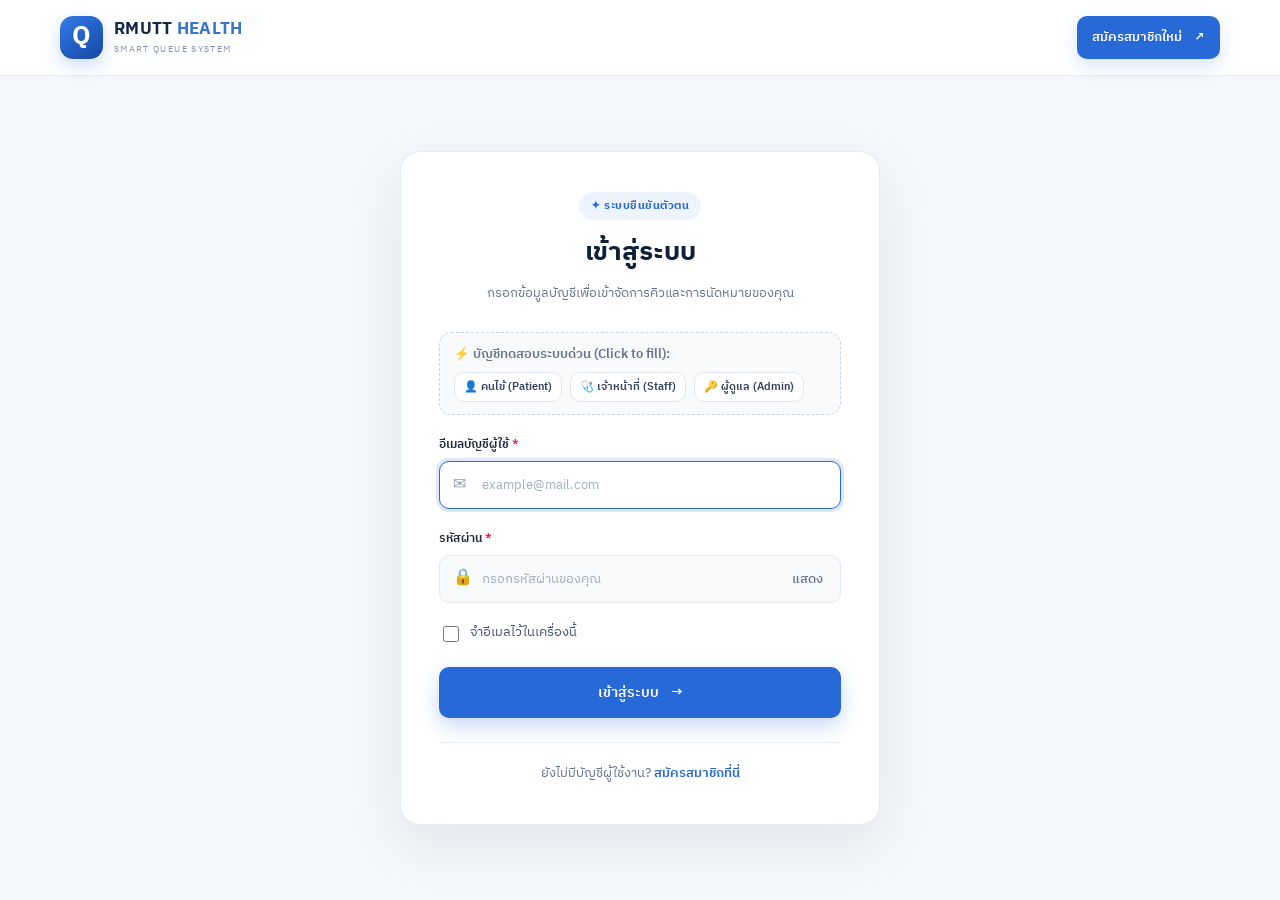
<file: login.html>
<!DOCTYPE html>
<html lang="th">

<head>
  <meta charset="UTF-8">
  <meta name="viewport" content="width=device-width, initial-scale=1.0">
  <title>เข้าสู่ระบบ | RMUTT Hospital Queue</title>
  <meta name="description" content="เข้าสู่ระบบจองคิวออนไลน์ RMUTT Health">
  <link rel="preconnect" href="https://fonts.googleapis.com">
  <link rel="preconnect" href="https://fonts.gstatic.com" crossorigin>
  <link href="https://fonts.googleapis.com/css2?family=IBM+Plex+Sans+Thai:wght@300;400;500;600;700&display=swap"
    rel="stylesheet">
  <link rel="stylesheet" href="assets/css/style.css">
  <link rel="stylesheet" href="assets/css/auth.css">
  <link rel="stylesheet" href="assets/css/queue.css">
</head>

<body class="auth-page">

  <!-- Header -->
  <header class="auth-header">
    <div class="container nav-wrap">
      <a class="brand" href="index.html" aria-label="กลับสู่หน้าแรก">
        <div class="brand-mark"><span>Q</span></div>
        <div class="brand-copy">
          <strong>RMUTT <span>HEALTH</span></strong>
          <small>SMART QUEUE SYSTEM</small>
        </div>
      </a>
      <a href="register.html" class="btn btn-primary btn-small">สมัครสมาชิกใหม่ <span aria-hidden="true">↗</span></a>
    </div>
  </header>

  <!-- Main Container -->
  <main class="auth-container">
    <div class="auth-card-wrapper">
      <div class="auth-card">
        <div class="auth-card-head">
          <span class="auth-card-badge">✦ ระบบยืนยันตัวตน</span>
          <h1>เข้าสู่ระบบ</h1>
          <p>กรอกข้อมูลบัญชีเพื่อเข้าจัดการคิวและการนัดหมายของคุณ</p>
        </div>

        <div id="flashContainer"></div>

        <div id="loginErrorAlert" class="alert alert-danger" style="display: none;" role="alert">
          <span class="alert-icon">✕</span>
          <div class="alert-content" id="loginErrorMessage">อีเมลหรือรหัสผ่านไม่ถูกต้อง</div>
          <button type="button" class="alert-close" onclick="this.parentElement.style.display='none'"
            aria-label="ปิด">×</button>
        </div>

        <!-- Quick Demo Accounts -->
        <div
          style="background: #f8fafc; border: 1px dashed #cbd5e1; border-radius: 12px; padding: 12px 14px; margin-bottom: 20px;">
          <small style="display:block; color:#64748b; font-weight:600; margin-bottom: 6px;">⚡ บัญชีทดสอบระบบด่วน (Click
            to fill):</small>
          <div style="display:flex; gap:8px; flex-wrap:wrap;">
            <button type="button" class="btn btn-ghost btn-small" style="font-size:11px; padding:5px 9px;"
              onclick="fillDemo('patient@hospital.com', 'patient1234')">
              👤 คนไข้ (Patient)
            </button>
            <button type="button" class="btn btn-ghost btn-small" style="font-size:11px; padding:5px 9px;"
              onclick="fillDemo('staff@hospital.com', 'staff1234')">
              🩺 เจ้าหน้าที่ (Staff)
            </button>
            <button type="button" class="btn btn-ghost btn-small" style="font-size:11px; padding:5px 9px;"
              onclick="fillDemo('admin@hospital.com', 'admin1234')">
              🔑 ผู้ดูแล (Admin)
            </button>
          </div>
        </div>

        <form id="loginForm" novalidate>
          <div class="form-group">
            <label class="form-label" for="email">อีเมลบัญชีผู้ใช้ <span class="required">*</span></label>
            <div class="input-wrapper">
              <span class="input-icon">✉</span>
              <input type="email" id="email" name="email" class="form-control" placeholder="example@mail.com" required
                autofocus>
            </div>
          </div>

          <div class="form-group">
            <label class="form-label" for="password">รหัสผ่าน <span class="required">*</span></label>
            <div class="input-wrapper">
              <span class="input-icon">🔒</span>
              <input type="password" id="password" name="password" class="form-control" placeholder="กรอกรหัสผ่านของคุณ"
                required>
              <button type="button" class="btn-toggle-pwd"
                onclick="togglePasswordVisibility('password', this)">แสดง</button>
            </div>
          </div>

          <div class="form-options">
            <label class="checkbox-label">
              <input type="checkbox" id="rememberMe" name="remember_me" value="1">
              <span>จำอีเมลไว้ในเครื่องนี้</span>
            </label>
          </div>

          <button type="submit" class="btn btn-primary auth-btn-submit" id="btnSubmit">
            เข้าสู่ระบบ <span>→</span>
          </button>
        </form>

        <div class="auth-footer-links">
          ยังไม่มีบัญชีผู้ใช้งาน? <a href="register.html">สมัครสมาชิกที่นี่</a>
        </div>
      </div>
    </div>
  </main>

  <script src="assets/js/app-db.js"></script>
  <script>
    // Redirect if already logged in
    AppDB.requireGuest('dashboard.html');

    document.addEventListener('DOMContentLoaded', () => {
      // Flash message
      const flash = AppDB.renderFlash();
      if (flash) {
        document.getElementById('flashContainer').innerHTML = flash;
      }

      // Check remembered email
      const rem = localStorage.getItem('rmutt_remember_email');
      if (rem) {
        document.getElementById('email').value = rem;
        document.getElementById('rememberMe').checked = true;
      }
    });

    function fillDemo(email, pwd) {
      document.getElementById('email').value = email;
      document.getElementById('password').value = pwd;
    }

    function togglePasswordVisibility(inputId, btn) {
      const input = document.getElementById(inputId);
      if (!input) return;
      if (input.type === 'password') {
        input.type = 'text';
        btn.textContent = 'ซ่อน';
      } else {
        input.type = 'password';
        btn.textContent = 'แสดง';
      }
    }

    document.getElementById('loginForm').addEventListener('submit', (e) => {
      e.preventDefault();
      const errBox = document.getElementById('loginErrorAlert');
      const errMsg = document.getElementById('loginErrorMessage');
      errBox.style.display = 'none';

      const email = document.getElementById('email').value.trim();
      const password = document.getElementById('password').value;
      const remember = document.getElementById('rememberMe').checked;

      if (!email || !password) {
        errMsg.textContent = 'กรุณากรอกอีเมลและรหัสผ่านให้ครบถ้วน';
        errBox.style.display = 'flex';
        return;
      }

      try {
        const user = AppDB.login(email, password);

        if (remember) {
          localStorage.setItem('rmutt_remember_email', email);
        } else {
          localStorage.removeItem('rmutt_remember_email');
        }

        AppDB.setFlash('success', `ยินดีต้อนรับคุณ ${user.full_name}! เข้าสู่ระบบสำเร็จ`);

        // Check if redirect query param exists
        const urlParams = new URLSearchParams(window.location.search);
        const redirect = urlParams.get('redirect') || 'dashboard.html';
        window.location.href = redirect;

      } catch (err) {
        errMsg.textContent = err.message || 'อีเมลหรือรหัสผ่านไม่ถูกต้อง';
        errBox.style.display = 'flex';
      }
    });
  </script>
</body>

</html>
</file>
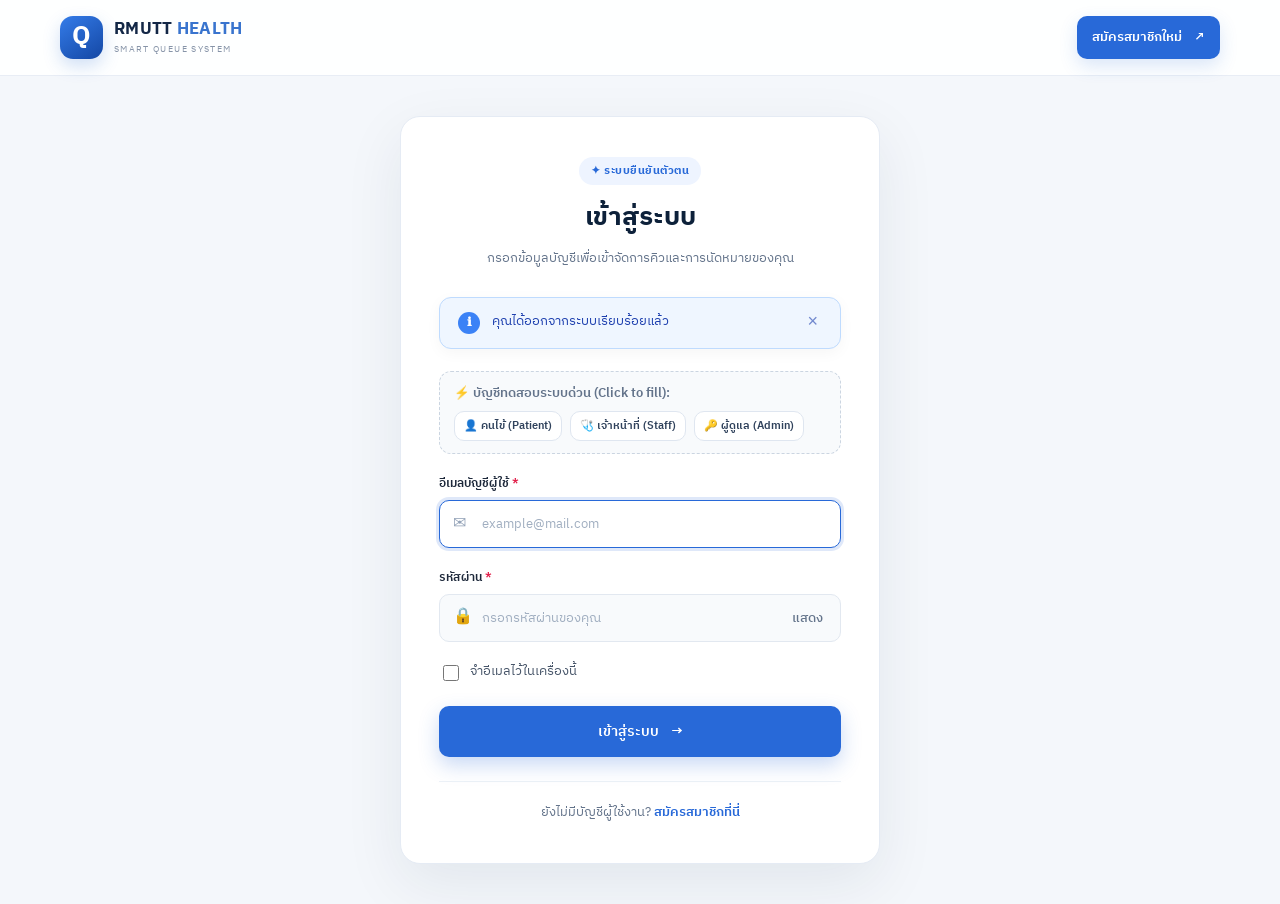
<file: logout.html>
<!DOCTYPE html>
<html lang="th">

<head>
  <meta charset="UTF-8">
  <title>ออกจากระบบ | RMUTT Hospital Queue</title>
</head>

<body>
  <script src="assets/js/app-db.js"></script>
  <script>
    AppDB.logout();
  </script>
</body>

</html>
</file>
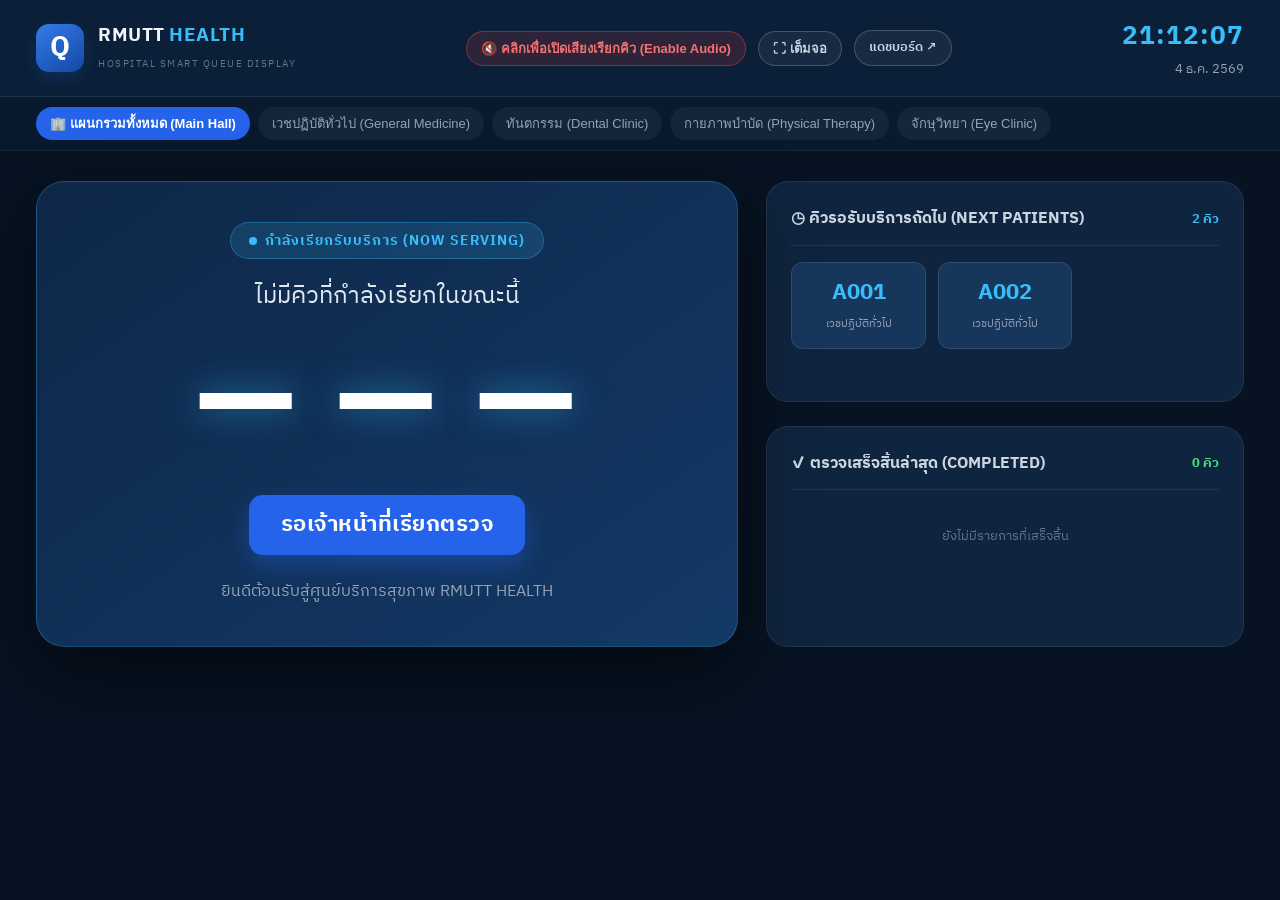
<file: queue_display.html>
<!DOCTYPE html>
<html lang="th">

<head>
  <meta charset="UTF-8">
  <meta name="viewport" content="width=device-width, initial-scale=1.0">
  <title>จอแสดงผลคิวตรวจ (Live Queue Display) | RMUTT Hospital Queue</title>
  <link rel="preconnect" href="https://fonts.googleapis.com">
  <link rel="preconnect" href="https://fonts.gstatic.com" crossorigin>
  <link href="https://fonts.googleapis.com/css2?family=IBM+Plex+Sans+Thai:wght@300;400;500;600;700;800&display=swap"
    rel="stylesheet">
  <link rel="stylesheet" href="assets/css/style.css">
  <link rel="stylesheet" href="assets/css/queue.css">
  <style>
    .dept-tabs {
      display: flex;
      gap: 8px;
      overflow-x: auto;
      padding: 10px 36px;
      background: #091a2e;
      border-bottom: 1px solid rgba(255, 255, 255, 0.06);
    }

    .dept-tab-item {
      padding: 6px 14px;
      border-radius: 20px;
      font-size: 13px;
      color: #94a3b8;
      background: rgba(255, 255, 255, 0.05);
      text-decoration: none;
      transition: all 0.2s;
      white-space: nowrap;
      cursor: pointer;
      border: none;
    }

    .dept-tab-item:hover,
    .dept-tab-item.active {
      background: #2563eb;
      color: #ffffff;
      font-weight: 600;
    }

    .sound-toggle-btn {
      background: rgba(56, 189, 248, 0.15);
      border: 1px solid rgba(56, 189, 248, 0.4);
      color: #38bdf8;
      padding: 6px 14px;
      border-radius: 20px;
      font-size: 13px;
      font-weight: 600;
      cursor: pointer;
      display: inline-flex;
      align-items: center;
      gap: 6px;
      transition: all 0.2s;
    }

    .sound-toggle-btn.muted {
      background: rgba(239, 68, 68, 0.15);
      border-color: rgba(239, 68, 68, 0.4);
      color: #f87171;
    }

    .calling-anim {
      animation: callingFlash 1.5s infinite alternate;
    }

    @keyframes callingFlash {
      from {
        border-color: rgba(56, 189, 248, 0.3);
        box-shadow: 0 0 20px rgba(56, 189, 248, 0.2);
      }

      to {
        border-color: rgba(56, 189, 248, 0.9);
        box-shadow: 0 0 45px rgba(56, 189, 248, 0.6);
      }
    }
  </style>
</head>

<body class="display-body">

  <!-- Top Display Header -->
  <header class="display-header">
    <div class="display-brand">
      <div class="brand-mark" style="width:48px; height:48px; font-size:28px;"><span>Q</span></div>
      <div>
        <div style="font-size: 19px; font-weight: 800; letter-spacing: 0.5px;">RMUTT <span
            style="color:#38bdf8;">HEALTH</span></div>
        <small style="color: #64748b; font-size: 10px; letter-spacing: 1.5px;">HOSPITAL SMART QUEUE DISPLAY</small>
      </div>
    </div>

    <!-- Center: Sound & Fullscreen Controls -->
    <div style="display: flex; gap: 12px; align-items: center;">
      <button type="button" id="btnToggleSound" class="sound-toggle-btn muted" onclick="toggleAudio()">
        🔇 คลิกเพื่อเปิดเสียงเรียกคิว (Enable Audio)
      </button>
      <button type="button" class="sound-toggle-btn"
        style="border-color:rgba(255,255,255,0.2); color:#cbd5e1; background:rgba(255,255,255,0.05);"
        onclick="toggleFullscreen()">
        ⛶ เต็มจอ
      </button>
      <a href="dashboard.html" class="sound-toggle-btn"
        style="border-color:rgba(255,255,255,0.2); color:#cbd5e1; background:rgba(255,255,255,0.05);">
        แดชบอร์ด ↗
      </a>
    </div>

    <!-- Clock -->
    <div>
      <div class="display-clock" id="displayClock">00:00:00</div>
      <div class="display-date" id="displayDate">16 ต.ค. 2569</div>
    </div>
  </header>

  <!-- Department Selection Tabs -->
  <div class="dept-tabs" id="deptTabsContainer">
    <button type="button" class="dept-tab-item active" onclick="setDeptFilter(0, this)">
      🏢 แผนกรวมทั้งหมด (Main Hall)
    </button>
    <!-- Injected via JavaScript -->
  </div>

  <!-- Main Content Grid -->
  <main class="display-grid">

    <!-- Left Section: Now Calling Card -->
    <div class="now-calling-card calling-anim" id="nowCallingBox">
      <div class="now-calling-badge">
        <i></i> <span>กำลังเรียกรับบริการ (NOW SERVING)</span>
      </div>

      <div class="calling-dept" id="callingDeptName">
        กำลังเชื่อมต่อข้อมูลคิว...
      </div>

      <div class="calling-number" id="callingNumber">
        — — —
      </div>

      <div style="margin-bottom: 24px;">
        <span class="calling-counter" id="callingLocation">
          รอเจ้าหน้าที่เรียกคิว
        </span>
      </div>

      <div style="font-size: 16px; color: #94a3b8;" id="callingPatientName">
        ยินดีต้อนรับสู่ศูนย์บริการสุขภาพ RMUTT HEALTH
      </div>
    </div>

    <!-- Right Section: Waiting List & Completed List -->
    <div class="display-side-col">

      <!-- Waiting List -->
      <div class="display-list-card">
        <div class="display-list-title">
          <span>◷ คิวรอรับบริการถัดไป (NEXT PATIENTS)</span>
          <span style="font-size: 13px; color: #38bdf8;" id="waitingCount">0 คิว</span>
        </div>
        <div class="queue-tag-grid" id="waitingGrid">
          <div style="color: #64748b; font-size: 13px; grid-column: 1 / -1; padding: 20px 0; text-align: center;">
            ไม่มีคิวที่กำลังรอ
          </div>
        </div>
      </div>

      <!-- Completed List -->
      <div class="display-list-card">
        <div class="display-list-title">
          <span>✓ ตรวจเสร็จสิ้นล่าสุด (COMPLETED)</span>
          <span style="font-size: 13px; color: #4ade80;" id="completedCount">0 คิว</span>
        </div>
        <div class="queue-tag-grid" id="completedGrid">
          <div style="color: #64748b; font-size: 13px; grid-column: 1 / -1; padding: 20px 0; text-align: center;">
            ยังไม่มีรายการที่เสร็จสิ้น
          </div>
        </div>
      </div>

    </div>

  </main>

  <script src="assets/js/app-db.js"></script>
  <script>
    let currentDeptFilter = 0;
    let isAudioEnabled = false;
    let lastAnnouncedKey = null;

    // Clock
    function updateClock() {
      const now = new Date();
      const h = String(now.getHours()).padStart(2, '0');
      const m = String(now.getMinutes()).padStart(2, '0');
      const s = String(now.getSeconds()).padStart(2, '0');
      document.getElementById('displayClock').textContent = `${h}:${m}:${s}`;

      const day = now.getDate();
      const monthNames = ["ม.ค.", "ก.พ.", "มี.ค.", "เม.ย.", "พ.ค.", "มิ.ย.", "ก.ค.", "ส.ค.", "ก.ย.", "ต.ค.", "พ.ย.", "ธ.ค."];
      const month = monthNames[now.getMonth()];
      const year = now.getFullYear() + 543;
      document.getElementById('displayDate').textContent = `${day} ${month} ${year}`;
    }
    setInterval(updateClock, 1000);
    updateClock();

    // Render Department Tabs
    document.addEventListener('DOMContentLoaded', () => {
      const container = document.getElementById('deptTabsContainer');
      const depts = AppDB.getDepartments();

      depts.forEach(d => {
        const btn = document.createElement('button');
        btn.type = 'button';
        btn.className = 'dept-tab-item';
        btn.textContent = d.name;
        btn.onclick = () => setDeptFilter(d.id, btn);
        container.appendChild(btn);
      });

      renderLiveDisplay();

      // Listen for updates from other tabs
      window.addEventListener('storage', renderLiveDisplay);
      window.addEventListener('app_db_update', renderLiveDisplay);
    });

    function setDeptFilter(id, btn) {
      currentDeptFilter = Number(id);
      document.querySelectorAll('.dept-tab-item').forEach(b => b.classList.remove('active'));
      btn.classList.add('active');
      renderLiveDisplay();
    }

    function renderLiveDisplay() {
      const queues = AppDB.getQueues(currentDeptFilter, AppDB.todayString());

      // Called or Serving
      const calledList = queues.filter(q => q.queue_status === 'called' || q.queue_status === 'serving');
      calledList.sort((a, b) => new Date(b.called_at || 0) - new Date(a.called_at || 0));

      // Waiting
      const waitingList = queues.filter(q => q.queue_status === 'waiting');
      waitingList.sort((a, b) => a.id - b.id);

      // Completed
      const completedList = queues.filter(q => q.queue_status === 'completed');
      completedList.sort((a, b) => new Date(b.completed_at || 0) - new Date(a.completed_at || 0));

      // Render Now Calling
      const numberEl = document.getElementById('callingNumber');
      const deptEl = document.getElementById('callingDeptName');
      const locEl = document.getElementById('callingLocation');
      const patientEl = document.getElementById('callingPatientName');

      if (calledList.length > 0) {
        const top = calledList[0];
        numberEl.textContent = top.queue_number;
        deptEl.textContent = top.department_name;
        locEl.textContent = top.location || 'ห้องตรวจบริการ';

        // Mask name
        const parts = top.full_name ? top.full_name.split(' ') : [''];
        const masked = parts.length > 1 ? `${parts[0]} ${parts[1].charAt(0)}...` : top.full_name;
        patientEl.textContent = `ผู้รับบริการ: คุณ ${masked}`;

        const announceKey = `${top.queue_number}-${top.queue_status}`;
        if (lastAnnouncedKey !== announceKey) {
          lastAnnouncedKey = announceKey;
          if (top.queue_status === 'called') {
            announceQueue(top.queue_number, top.department_name, top.location);
          }
        }
      } else {
        numberEl.textContent = '— — —';
        deptEl.textContent = 'ไม่มีคิวที่กำลังเรียกในขณะนี้';
        locEl.textContent = 'รอเจ้าหน้าที่เรียกตรวจ';
        patientEl.textContent = 'ยินดีต้อนรับสู่ศูนย์บริการสุขภาพ RMUTT HEALTH';
      }

      // Render Waiting
      document.getElementById('waitingCount').textContent = `${waitingList.length} คิว`;
      const wGrid = document.getElementById('waitingGrid');
      if (waitingList.length > 0) {
        wGrid.innerHTML = waitingList.slice(0, 10).map(item => `
          <div class="queue-tag">
            <strong>${item.queue_number}</strong>
            <small>${item.department_name.split(' ')[0]}</small>
          </div>
        `).join('');
      } else {
        wGrid.innerHTML = '<div style="color: #64748b; font-size: 13px; grid-column: 1 / -1; padding: 20px 0; text-align: center;">ไม่มีคิวที่กำลังรอ</div>';
      }

      // Render Completed
      document.getElementById('completedCount').textContent = `${completedList.length} คิว`;
      const cGrid = document.getElementById('completedGrid');
      if (completedList.length > 0) {
        cGrid.innerHTML = completedList.slice(0, 8).map(item => `
          <div class="queue-tag completed">
            <strong>${item.queue_number}</strong>
            <small>${item.department_name.split(' ')[0]}</small>
          </div>
        `).join('');
      } else {
        cGrid.innerHTML = '<div style="color: #64748b; font-size: 13px; grid-column: 1 / -1; padding: 20px 0; text-align: center;">ยังไม่มีรายการที่เสร็จสิ้น</div>';
      }
    }

    // Audio Synthesizer: Hospital 2-Tone Chime
    let audioCtx = null;
    function playHospitalChime() {
      if (!isAudioEnabled) return;
      try {
        if (!audioCtx) {
          audioCtx = new (window.AudioContext || window.webkitAudioContext)();
        }
        if (audioCtx.state === 'suspended') {
          audioCtx.resume();
        }

        const now = audioCtx.currentTime;
        // Tone 1: High tone (G5 - 784 Hz)
        const osc1 = audioCtx.createOscillator();
        const gain1 = audioCtx.createGain();
        osc1.type = 'sine';
        osc1.frequency.setValueAtTime(784, now);
        gain1.gain.setValueAtTime(0.25, now);
        gain1.gain.exponentialRampToValueAtTime(0.001, now + 0.6);
        osc1.connect(gain1);
        gain1.connect(audioCtx.destination);
        osc1.start(now);
        osc1.stop(now + 0.6);

        // Tone 2: Low tone (C5 - 523 Hz)
        const osc2 = audioCtx.createOscillator();
        const gain2 = audioCtx.createGain();
        osc2.type = 'sine';
        osc2.frequency.setValueAtTime(523, now + 0.35);
        gain2.gain.setValueAtTime(0.25, now + 0.35);
        gain2.gain.exponentialRampToValueAtTime(0.001, now + 1.1);
        osc2.connect(gain2);
        gain2.connect(audioCtx.destination);
        osc2.start(now + 0.35);
        osc2.stop(now + 1.1);
      } catch (e) {
        console.error('Audio chime error:', e);
      }
    }

    // Voice announcement
    function announceQueue(queueNum, deptName, locName) {
      playHospitalChime();

      if (!isAudioEnabled) return;

      setTimeout(() => {
        if ('speechSynthesis' in window) {
          const splitNum = queueNum.split('').join(' ');
          const text = `ขอเชิญหมายเลข ${splitNum} ที่${deptName} ${locName || ''} ค่ะ`;
          const utterance = new SpeechSynthesisUtterance(text);
          utterance.lang = 'th-TH';
          utterance.rate = 0.95;
          window.speechSynthesis.speak(utterance);
        }
      }, 700);
    }

    function toggleAudio() {
      isAudioEnabled = !isAudioEnabled;
      const btn = document.getElementById('btnToggleSound');
      if (isAudioEnabled) {
        btn.className = 'sound-toggle-btn';
        btn.textContent = '🔊 เสียงเรียกคิว: เปิดใช้งาน (Audio On)';
        playHospitalChime();
      } else {
        btn.className = 'sound-toggle-btn muted';
        btn.textContent = '🔇 คลิกเพื่อเปิดเสียงเรียกคิว (Enable Audio)';
      }
    }

    function toggleFullscreen() {
      if (!document.fullscreenElement) {
        document.documentElement.requestFullscreen().catch(err => console.log(err));
      } else {
        document.exitFullscreen().catch(err => console.log(err));
      }
    }

    // Check periodically
    setInterval(renderLiveDisplay, 2500);
  </script>

</body>

</html>
</file>
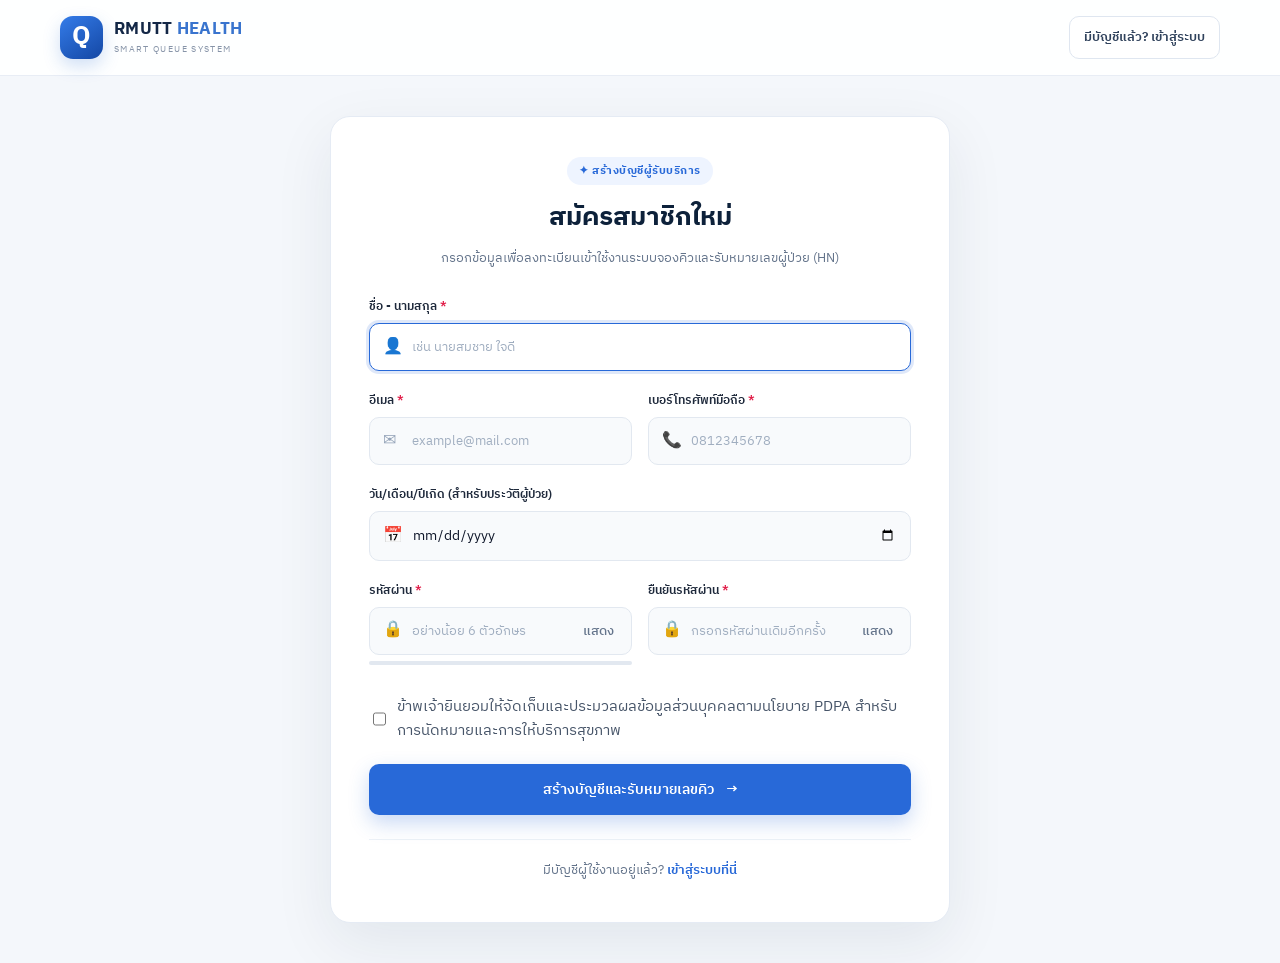
<file: register.html>
<!DOCTYPE html>
<html lang="th">

<head>
  <meta charset="UTF-8">
  <meta name="viewport" content="width=device-width, initial-scale=1.0">
  <title>สมัครสมาชิกผู้รับบริการ | RMUTT Hospital Queue</title>
  <meta name="description" content="สมัครสมาชิกเพื่อเข้าใช้งานระบบจองคิวออนไลน์ RMUTT Health">
  <link rel="preconnect" href="https://fonts.googleapis.com">
  <link rel="preconnect" href="https://fonts.gstatic.com" crossorigin>
  <link href="https://fonts.googleapis.com/css2?family=IBM+Plex+Sans+Thai:wght@300;400;500;600;700&display=swap"
    rel="stylesheet">
  <link rel="stylesheet" href="assets/css/style.css">
  <link rel="stylesheet" href="assets/css/auth.css">
  <link rel="stylesheet" href="assets/css/queue.css">
</head>

<body class="auth-page">

  <!-- Header -->
  <header class="auth-header">
    <div class="container nav-wrap">
      <a class="brand" href="index.html" aria-label="กลับสู่หน้าแรก">
        <div class="brand-mark"><span>Q</span></div>
        <div class="brand-copy">
          <strong>RMUTT <span>HEALTH</span></strong>
          <small>SMART QUEUE SYSTEM</small>
        </div>
      </a>
      <a href="login.html" class="btn btn-ghost btn-small">มีบัญชีแล้ว? เข้าสู่ระบบ</a>
    </div>
  </header>

  <!-- Main Container -->
  <main class="auth-container">
    <div class="auth-card-wrapper wide">
      <div class="auth-card">
        <div class="auth-card-head">
          <span class="auth-card-badge">✦ สร้างบัญชีผู้รับบริการ</span>
          <h1>สมัครสมาชิกใหม่</h1>
          <p>กรอกข้อมูลเพื่อลงทะเบียนเข้าใช้งานระบบจองคิวและรับหมายเลขผู้ป่วย (HN)</p>
        </div>

        <div id="flashContainer"></div>

        <div id="generalErrorAlert" class="alert alert-danger" style="display:none;" role="alert">
          <span class="alert-icon">✕</span>
          <div class="alert-content" id="generalErrorMessage"></div>
          <button type="button" class="alert-close" onclick="this.parentElement.style.display='none'"
            aria-label="ปิด">×</button>
        </div>

        <form id="registerForm" novalidate>
          <div class="form-group">
            <label class="form-label" for="full_name">ชื่อ - นามสกุล <span class="required">*</span></label>
            <div class="input-wrapper">
              <span class="input-icon">👤</span>
              <input type="text" id="full_name" name="full_name" class="form-control" placeholder="เช่น นายสมชาย ใจดี"
                required autofocus>
            </div>
            <div id="err_full_name" class="field-error" style="display:none;"></div>
          </div>

          <div class="form-row">
            <div class="form-group">
              <label class="form-label" for="email">อีเมล <span class="required">*</span></label>
              <div class="input-wrapper">
                <span class="input-icon">✉</span>
                <input type="email" id="email" name="email" class="form-control" placeholder="example@mail.com"
                  required>
              </div>
              <div id="err_email" class="field-error" style="display:none;"></div>
            </div>

            <div class="form-group">
              <label class="form-label" for="phone">เบอร์โทรศัพท์มือถือ <span class="required">*</span></label>
              <div class="input-wrapper">
                <span class="input-icon">📞</span>
                <input type="tel" id="phone" name="phone" class="form-control" placeholder="0812345678" required>
              </div>
              <div id="err_phone" class="field-error" style="display:none;"></div>
            </div>
          </div>

          <div class="form-group">
            <label class="form-label" for="dob">วัน/เดือน/ปีเกิด (สำหรับประวัติผู้ป่วย)</label>
            <div class="input-wrapper">
              <span class="input-icon">📅</span>
              <input type="date" id="dob" name="dob" class="form-control" max="2026-10-16">
            </div>
            <div id="err_dob" class="field-error" style="display:none;"></div>
          </div>

          <div class="form-row">
            <div class="form-group">
              <label class="form-label" for="password">รหัสผ่าน <span class="required">*</span></label>
              <div class="input-wrapper">
                <span class="input-icon">🔒</span>
                <input type="password" id="password" name="password" class="form-control"
                  placeholder="อย่างน้อย 6 ตัวอักษร" required>
                <button type="button" class="btn-toggle-pwd"
                  onclick="togglePasswordVisibility('password', this)">แสดง</button>
              </div>
              <div class="pwd-strength-bar">
                <div class="pwd-strength-fill" id="pwdStrengthFill"></div>
              </div>
              <div id="err_password" class="field-error" style="display:none;"></div>
            </div>

            <div class="form-group">
              <label class="form-label" for="confirm_password">ยืนยันรหัสผ่าน <span class="required">*</span></label>
              <div class="input-wrapper">
                <span class="input-icon">🔒</span>
                <input type="password" id="confirm_password" name="confirm_password" class="form-control"
                  placeholder="กรอกรหัสผ่านเดิมอีกครั้ง" required>
                <button type="button" class="btn-toggle-pwd"
                  onclick="togglePasswordVisibility('confirm_password', this)">แสดง</button>
              </div>
              <div id="pwdMatchMsg" class="field-error" style="display:none;"></div>
              <div id="err_confirm_password" class="field-error" style="display:none;"></div>
            </div>
          </div>

          <div class="form-group" style="margin-top: 10px;">
            <label class="checkbox-label">
              <input type="checkbox" name="agree_terms" id="agree_terms" value="1" required>
              <span>ข้าพเจ้ายินยอมให้จัดเก็บและประมวลผลข้อมูลส่วนบุคคลตามนโยบาย PDPA
                สำหรับการนัดหมายและการให้บริการสุขภาพ</span>
            </label>
            <div id="err_agree_terms" class="field-error" style="display:none;"></div>
          </div>

          <button type="submit" class="btn btn-primary auth-btn-submit">
            สร้างบัญชีและรับหมายเลขคิว <span>→</span>
          </button>
        </form>

        <div class="auth-footer-links">
          มีบัญชีผู้ใช้งานอยู่แล้ว? <a href="login.html">เข้าสู่ระบบที่นี่</a>
        </div>
      </div>
    </div>
  </main>

  <script src="assets/js/app-db.js"></script>
  <script>
    AppDB.requireGuest('dashboard.html');

    function togglePasswordVisibility(inputId, btn) {
      const input = document.getElementById(inputId);
      if (!input) return;
      if (input.type === 'password') {
        input.type = 'text';
        btn.textContent = 'ซ่อน';
      } else {
        input.type = 'password';
        btn.textContent = 'แสดง';
      }
    }

    const pwdInput = document.getElementById('password');
    const confirmInput = document.getElementById('confirm_password');
    const strengthFill = document.getElementById('pwdStrengthFill');
    const matchMsg = document.getElementById('pwdMatchMsg');

    if (pwdInput && strengthFill) {
      pwdInput.addEventListener('input', () => {
        const val = pwdInput.value;
        strengthFill.className = 'pwd-strength-fill';
        if (val.length === 0) {
          strengthFill.style.width = '0%';
        } else if (val.length < 6) {
          strengthFill.classList.add('weak');
        } else if (val.length < 10) {
          strengthFill.classList.add('medium');
        } else {
          strengthFill.classList.add('strong');
        }
        checkMatch();
      });
    }

    if (confirmInput) {
      confirmInput.addEventListener('input', checkMatch);
    }

    function checkMatch() {
      if (!confirmInput.value) {
        matchMsg.style.display = 'none';
        return;
      }
      if (pwdInput.value !== confirmInput.value) {
        matchMsg.style.display = 'flex';
        matchMsg.textContent = '⚠ รหัสผ่านทั้งสองช่องยังไม่ตรงกัน';
        matchMsg.style.color = '#dc2626';
      } else {
        matchMsg.style.display = 'flex';
        matchMsg.textContent = '✓ รหัสผ่านตรงกันเรียบร้อย';
        matchMsg.style.color = '#16a34a';
      }
    }

    // Submit Registration
    document.getElementById('registerForm').addEventListener('submit', (e) => {
      e.preventDefault();

      // Clear previous field errors
      ['full_name', 'email', 'phone', 'dob', 'password', 'confirm_password', 'agree_terms'].forEach(f => {
        const el = document.getElementById('err_' + f);
        if (el) el.style.display = 'none';
      });
      document.getElementById('generalErrorAlert').style.display = 'none';

      const fullName = document.getElementById('full_name').value.trim();
      const email = document.getElementById('email').value.trim();
      const phone = document.getElementById('phone').value.trim();
      const dob = document.getElementById('dob').value;
      const password = document.getElementById('password').value;
      const confirmPassword = document.getElementById('confirm_password').value;
      const agree = document.getElementById('agree_terms').checked;

      let hasError = false;

      if (!fullName || fullName.length < 2) {
        showError('full_name', 'กรุณาระบุชื่อ-นามสกุลให้ถูกต้อง (อย่างน้อย 2 ตัวอักษร)');
        hasError = true;
      }
      if (!email || !email.includes('@')) {
        showError('email', 'กรุณากรอกอีเมลที่ถูกต้อง');
        hasError = true;
      }
      if (!phone || phone.length < 9) {
        showError('phone', 'กรุณากรอกเบอร์โทรศัพท์ให้ถูกต้อง');
        hasError = true;
      }
      if (!password || password.length < 6) {
        showError('password', 'รหัสผ่านต้องมีความยาวอย่างน้อย 6 ตัวอักษร');
        hasError = true;
      } else if (password !== confirmPassword) {
        showError('confirm_password', 'รหัสผ่านและยืนยันรหัสผ่านไม่ตรงกัน');
        hasError = true;
      }
      if (!agree) {
        showError('agree_terms', 'กรุณายินยอมตามข้อกำหนด PDPA เพื่อลงทะเบียน');
        hasError = true;
      }

      if (hasError) return;

      try {
        const newUser = AppDB.register({
          full_name: fullName,
          email: email,
          phone: phone,
          dob: dob,
          password: password
        });

        AppDB.setFlash('success', `ยินดีต้อนรับคุณ ${newUser.full_name}! สมัครสมาชิกสำเร็จและออกหมายเลขประจำตัวผู้ป่วย (${newUser.hn}) เรียบร้อยแล้ว`);
        window.location.href = 'dashboard.html';

      } catch (err) {
        const genBox = document.getElementById('generalErrorAlert');
        document.getElementById('generalErrorMessage').textContent = err.message || 'เกิดข้อผิดพลาดในการลงทะเบียน';
        genBox.style.display = 'flex';
      }
    });

    function showError(fieldId, msg) {
      const el = document.getElementById('err_' + fieldId);
      if (el) {
        el.textContent = '⚠ ' + msg;
        el.style.display = 'block';
      }
    }
  </script>
</body>

</html>
</file>
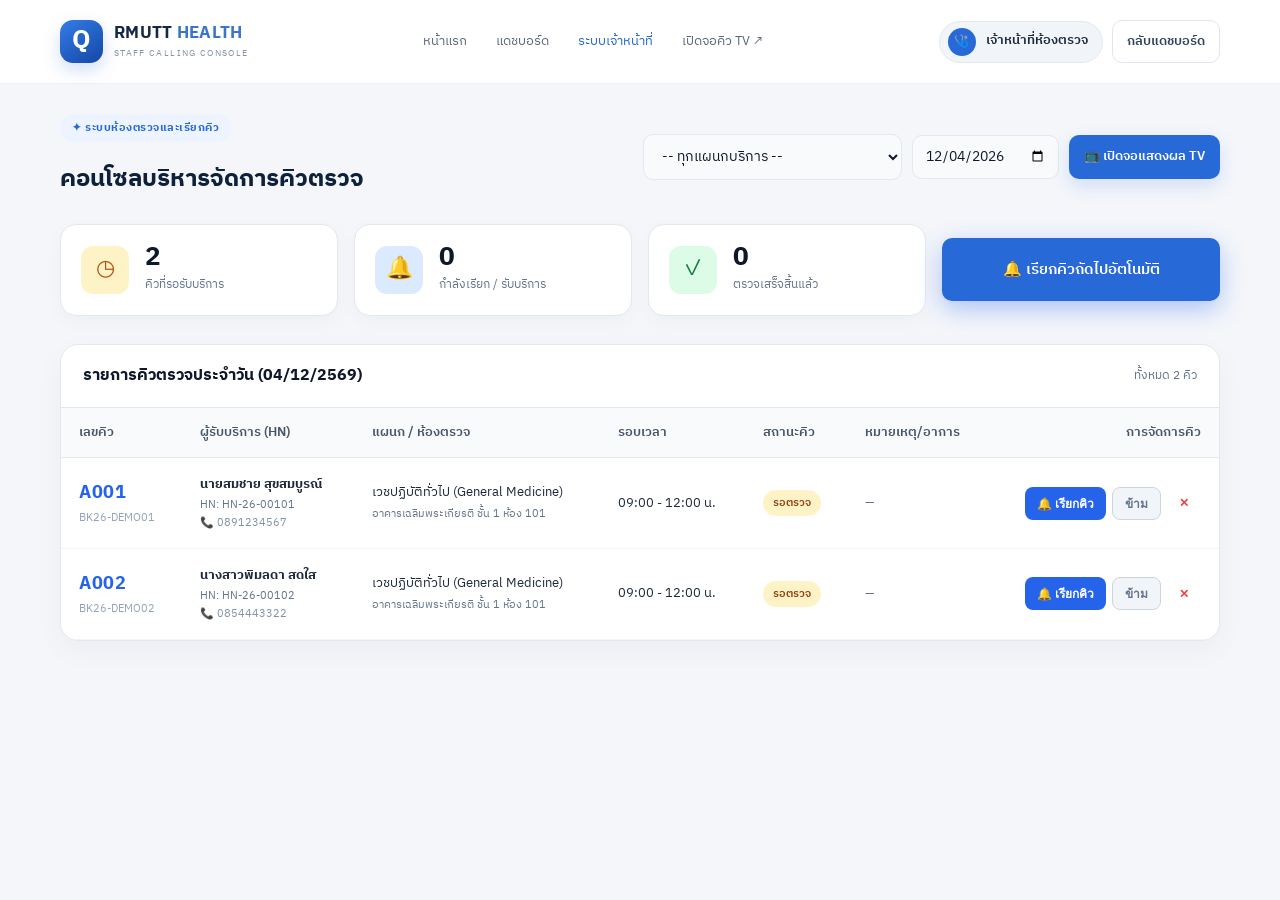
<file: staff_queue.html>
<!DOCTYPE html>
<html lang="th">

<head>
  <meta charset="UTF-8">
  <meta name="viewport" content="width=device-width, initial-scale=1.0">
  <title>คอนโซลเรียกคิวเจ้าหน้าที่ | RMUTT Hospital Queue</title>
  <link rel="preconnect" href="https://fonts.googleapis.com">
  <link rel="preconnect" href="https://fonts.gstatic.com" crossorigin>
  <link href="https://fonts.googleapis.com/css2?family=IBM+Plex+Sans+Thai:wght@300;400;500;600;700&display=swap"
    rel="stylesheet">
  <link rel="stylesheet" href="assets/css/style.css">
  <link rel="stylesheet" href="assets/css/auth.css">
  <link rel="stylesheet" href="assets/css/queue.css">
</head>

<body style="background: #f4f6fa;">

  <!-- Header -->
  <header class="site-header">
    <div class="container nav-wrap">
      <a class="brand" href="index.html">
        <div class="brand-mark"><span>Q</span></div>
        <div class="brand-copy">
          <strong>RMUTT <span>HEALTH</span></strong>
          <small>STAFF CALLING CONSOLE</small>
        </div>
      </a>
      <nav class="main-nav" id="mainNav">
        <a href="index.html">หน้าแรก</a>
        <a href="dashboard.html">แดชบอร์ด</a>
        <a class="active" href="staff_queue.html">ระบบเจ้าหน้าที่</a>
        <a href="queue_display.html" target="_blank">เปิดจอคิว TV ↗</a>
      </nav>
      <div class="nav-actions">
        <span class="user-menu-pill">
          <span class="user-menu-avatar">🩺</span>
          <span id="staffNameLabel">เจ้าหน้าที่ห้องตรวจ</span>
        </span>
        <a href="dashboard.html" class="btn btn-ghost btn-small">กลับแดชบอร์ด</a>
      </div>
    </div>
  </header>

  <main class="staff-console">
    <div class="container">

      <!-- Top Filters -->
      <div class="staff-topbar">
        <div>
          <span class="auth-card-badge">✦ ระบบห้องตรวจและเรียกคิว</span>
          <h1 style="font-size: 24px; color: #0d213a; margin: 6px 0 0;">คอนโซลบริหารจัดการคิวตรวจ</h1>
        </div>

        <div style="display: flex; gap: 10px; align-items: center; flex-wrap: wrap;">
          <select id="filterDept" class="form-control" style="width: auto; padding: 10px 14px;">
            <option value="0">-- ทุกแผนกบริการ --</option>
            <!-- Injected via JavaScript -->
          </select>

          <input type="date" id="filterDate" class="form-control" style="width: auto; padding: 9px 12px;">

          <a href="queue_display.html" target="_blank" class="btn btn-primary btn-small"
            title="เปิดหน้าจอสำหรับผู้รับบริการ">
            📺 เปิดจอแสดงผล TV
          </a>
        </div>
      </div>

      <div id="flashContainer"></div>

      <!-- Stat Cards -->
      <div class="staff-stats-row">
        <div class="stat-box waiting">
          <div class="stat-icon">◷</div>
          <div>
            <div class="stat-number" id="statWaiting">0</div>
            <div class="stat-label">คิวที่รอรับบริการ</div>
          </div>
        </div>
        <div class="stat-box called">
          <div class="stat-icon">🔔</div>
          <div>
            <div class="stat-number" id="statCalled">0</div>
            <div class="stat-label">กำลังเรียก / รับบริการ</div>
          </div>
        </div>
        <div class="stat-box completed">
          <div class="stat-icon">✓</div>
          <div>
            <div class="stat-number" id="statCompleted">0</div>
            <div class="stat-label">ตรวจเสร็จสิ้นแล้ว</div>
          </div>
        </div>

        <!-- Quick Call Next Button -->
        <div style="display: flex; align-items: center;">
          <button type="button" id="btnCallNext" class="btn btn-primary"
            style="width: 100%; padding: 18px; font-size: 15px; box-shadow: 0 8px 25px rgba(37, 99, 235, 0.35);">
            🔔 เรียกคิวถัดไปอัตโนมัติ
          </button>
        </div>
      </div>

      <!-- Queue List Table -->
      <div class="queue-table-card">
        <div
          style="padding: 18px 22px; border-bottom: 1px solid #e2e8f0; display: flex; justify-content: space-between; align-items: center;">
          <h2 style="font-size: 16px; margin: 0; color: #0f172a;" id="tableTitleDate">
            รายการคิวตรวจประจำวัน
          </h2>
          <span style="font-size: 12px; color: #64748b;" id="totalQueuesCount">ทั้งหมด 0 คิว</span>
        </div>

        <div id="noQueuesBox" style="display:none; text-align: center; padding: 50px 20px; color: #64748b;">
          <div style="font-size: 40px; margin-bottom: 10px;">📋</div>
          <h3 style="font-size: 16px; color: #1e293b; margin: 0 0 4px;">ยังไม่มีรายการคิวในวันนี้</h3>
          <p style="font-size: 13px; margin: 0;">คุณสามารถไปที่หน้า <a href="book.html"
              style="color:#2563eb; text-decoration:underline;">จองคิวออนไลน์</a> เพื่อทดลองสร้างคิวนัดหมายใหม่ได้</p>
        </div>

        <div id="tableWrapper" style="overflow-x: auto;">
          <table class="table-custom">
            <thead>
              <tr>
                <th>เลขคิว</th>
                <th>ผู้รับบริการ (HN)</th>
                <th>แผนก / ห้องตรวจ</th>
                <th>รอบเวลา</th>
                <th>สถานะคิว</th>
                <th>หมายเหตุ/อาการ</th>
                <th style="text-align: right;">การจัดการคิว</th>
              </tr>
            </thead>
            <tbody id="queueTableBody">
              <!-- Injected via JavaScript -->
            </tbody>
          </table>
        </div>

      </div>

    </div>
  </main>

  <script src="assets/js/app-db.js"></script>
  <script>
    let filterDeptId = 0;
    let filterDate = AppDB.todayString();
    let currentQueues = [];

    document.addEventListener('DOMContentLoaded', () => {
      // Set default date input
      const dateInput = document.getElementById('filterDate');
      dateInput.value = filterDate;
      dateInput.addEventListener('change', (e) => {
        filterDate = e.target.value;
        renderQueues();
      });

      // Render Departments Dropdown
      const deptSelect = document.getElementById('filterDept');
      const depts = AppDB.getDepartments();
      depts.forEach(d => {
        const opt = document.createElement('option');
        opt.value = d.id;
        opt.textContent = d.name;
        deptSelect.appendChild(opt);
      });

      deptSelect.addEventListener('change', (e) => {
        filterDeptId = Number(e.target.value);
        renderQueues();
      });

      // Current user check
      const user = AppDB.getCurrentUser();
      if (user) {
        document.getElementById('staffNameLabel').textContent = user.full_name;
      }

      // Call Next button
      document.getElementById('btnCallNext').addEventListener('click', callNextWaiting);

      renderQueues();

      // Listen for updates from other tabs
      window.addEventListener('storage', renderQueues);
      window.addEventListener('app_db_update', renderQueues);
    });

    function renderQueues() {
      currentQueues = AppDB.getQueues(filterDeptId, filterDate);

      // Sort queues: called first, then serving, waiting, skipped, completed, cancelled
      const statusWeight = {
        'called': 1,
        'serving': 2,
        'waiting': 3,
        'skipped': 4,
        'completed': 5,
        'cancelled': 6
      };

      currentQueues.sort((a, b) => {
        const wA = statusWeight[a.queue_status] || 99;
        const wB = statusWeight[b.queue_status] || 99;
        if (wA !== wB) return wA - wB;
        return a.id - b.id;
      });

      // Update counters
      let countWaiting = 0;
      let countCalled = 0;
      let countCompleted = 0;

      currentQueues.forEach(q => {
        if (q.queue_status === 'waiting') countWaiting++;
        else if (q.queue_status === 'called' || q.queue_status === 'serving') countCalled++;
        else if (q.queue_status === 'completed') countCompleted++;
      });

      document.getElementById('statWaiting').textContent = countWaiting;
      document.getElementById('statCalled').textContent = countCalled;
      document.getElementById('statCompleted').textContent = countCompleted;
      document.getElementById('totalQueuesCount').textContent = `ทั้งหมด ${currentQueues.length} คิว`;

      const parts = filterDate.split('-');
      const dateFmt = parts.length === 3 ? `${parts[2]}/${parts[1]}/${parseInt(parts[0]) + 543}` : filterDate;
      document.getElementById('tableTitleDate').textContent = `รายการคิวตรวจประจำวัน (${dateFmt})`;

      const tbody = document.getElementById('queueTableBody');
      const tableWrapper = document.getElementById('tableWrapper');
      const noBox = document.getElementById('noQueuesBox');

      if (currentQueues.length === 0) {
        tableWrapper.style.display = 'none';
        noBox.style.display = 'block';
        return;
      }

      tableWrapper.style.display = 'block';
      noBox.style.display = 'none';

      const badges = {
        'waiting': { bg: '#fef3c7', col: '#92400e', text: 'รอตรวจ' },
        'called': { bg: '#dbeafe', col: '#1d4ed8', text: '🔔 กำลังเรียก' },
        'serving': { bg: '#f3e8ff', col: '#7e22ce', text: '🩺 เข้าตรวจ' },
        'completed': { bg: '#dcfce7', col: '#15803d', text: '✓ เสร็จสิ้น' },
        'skipped': { bg: '#f1f5f9', col: '#64748b', text: 'ข้ามคิว' },
        'cancelled': { bg: '#fee2e2', col: '#b91c1c', text: '✕ ยกเลิก' }
      };

      tbody.innerHTML = currentQueues.map(q => {
        const badge = badges[q.queue_status] || { bg: '#f1f5f9', col: '#475569', text: q.queue_status };
        const phoneHtml = q.phone ? `<div style="font-size: 11px; color: #8292a8;">📞 ${q.phone}</div>` : '';
        const notesHtml = q.notes ? q.notes : '—';

        // Action buttons based on status
        let actionButtons = '';
        if (q.queue_status === 'waiting' || q.queue_status === 'skipped') {
          actionButtons += `<button type="button" class="queue-pill-btn btn-call" onclick="actionQueue(${q.id}, 'called')">🔔 เรียกคิว</button>`;
        }
        if (q.queue_status === 'called') {
          actionButtons += `<button type="button" class="queue-pill-btn btn-serving" onclick="actionQueue(${q.id}, 'serving')">🩺 เริ่มตรวจ</button>`;
          actionButtons += `<button type="button" class="queue-pill-btn btn-call" title="เรียกซ้ำ" onclick="actionQueue(${q.id}, 'called')">🔔 เรียกซ้ำ</button>`;
        }
        if (q.queue_status === 'serving') {
          actionButtons += `<button type="button" class="queue-pill-btn btn-complete" onclick="actionQueue(${q.id}, 'completed')">✓ ตรวจเสร็จ</button>`;
        }
        if (q.queue_status === 'waiting' || q.queue_status === 'called') {
          actionButtons += `<button type="button" class="queue-pill-btn btn-skip" title="ข้ามคิวนี้" onclick="actionQueue(${q.id}, 'skipped')">ข้าม</button>`;
        }
        if (q.queue_status !== 'completed' && q.queue_status !== 'cancelled') {
          actionButtons += `<button type="button" class="queue-pill-btn" style="background:none; color:#ef4444;" title="ยกเลิกคิว" onclick="actionCancel(${q.id}, '${q.queue_number}')">✕</button>`;
        }

        return `
          <tr>
            <td>
              <strong style="font-size: 18px; color: #2563eb; letter-spacing: 0.5px;">
                ${q.queue_number}
              </strong>
              <div style="font-size: 11px; color: #94a3b8;">${q.booking_code}</div>
            </td>
            <td>
              <strong>${q.full_name}</strong>
              <div style="font-size: 11px; color: #64748b;">HN: ${q.hn || '—'}</div>
              ${phoneHtml}
            </td>
            <td>
              <div>${q.department_name}</div>
              <small style="color: #64748b;">${q.location || ''}</small>
            </td>
            <td>
              09:00 - 12:00 น.
            </td>
            <td>
              <span style="display:inline-block; padding: 4px 10px; border-radius: 20px; font-size: 11px; font-weight: 600; background: ${badge.bg}; color: ${badge.col};">
                ${badge.text}
              </span>
            </td>
            <td style="max-width: 180px; font-size: 12px; color: #64748b;">
              ${notesHtml}
            </td>
            <td style="text-align: right; white-space: nowrap;">
              <div style="display: inline-flex; gap: 6px;">
                ${actionButtons}
              </div>
            </td>
          </tr>
        `;
      }).join('');
    }

    function actionQueue(queueId, newStatus) {
      try {
        const q = AppDB.updateQueueStatus(queueId, newStatus);
        renderQueues();

        if (newStatus === 'called') {
          announceVoice(q.queue_number, q.department_name, q.location);
          AppDB.setFlash('success', `เรียกคิว ${q.queue_number} (${q.full_name}) เรียบร้อยแล้ว`);
        } else if (newStatus === 'serving') {
          AppDB.setFlash('info', `คิว ${q.queue_number} กำลังรับบริการตรวจ`);
        } else if (newStatus === 'completed') {
          AppDB.setFlash('success', `บันทึกคิว ${q.queue_number} ตรวจเสร็จสิ้นแล้ว`);
        } else if (newStatus === 'skipped') {
          AppDB.setFlash('warning', `ข้ามคิว ${q.queue_number}`);
        }

        // Render flash
        const flashHtml = AppDB.renderFlash();
        if (flashHtml) {
          document.getElementById('flashContainer').innerHTML = flashHtml;
        }

      } catch (err) {
        alert(err.message);
      }
    }

    function actionCancel(queueId, queueNum) {
      if (confirm(`ยืนยันยกเลิกคิว ${queueNum} หรือไม่?`)) {
        AppDB.updateQueueStatus(queueId, 'cancelled');
        renderQueues();
      }
    }

    function callNextWaiting() {
      const waiting = currentQueues.find(q => q.queue_status === 'waiting');
      if (waiting) {
        actionQueue(waiting.id, 'called');
      } else {
        alert('ไม่มีคิวที่กำลังรอรับบริการในขณะนี้');
      }
    }

    // Voice announcement
    function announceVoice(queueNum, deptName, locName) {
      if ('speechSynthesis' in window) {
        const splitNum = queueNum.split('').join(' ');
        const text = `ขอเชิญหมายเลข ${splitNum} ที่${deptName} ${locName || ''} ค่ะ`;
        const utterance = new SpeechSynthesisUtterance(text);
        utterance.lang = 'th-TH';
        utterance.rate = 0.95;
        window.speechSynthesis.speak(utterance);
      }
    }
  </script>
</body>

</html>
</file>
<file: assets/css/style.css>
:root {
    --navy: #0b1d36;
    --navy-2: #102b50;
    --blue: #2869d8;
    --blue-light: #eaf2ff;
    --ink: #15243a;
    --muted: #718096;
    --line: #e6ebf2;
    --surface: #f6f8fc;
    --white: #fff;
    --green: #19a779;
    --radius: 20px;
    --shadow: 0 24px 70px rgba(10, 29, 57, .13)
}

* {
    box-sizing: border-box
}

html {
    scroll-behavior: smooth;
    scroll-padding-top: 90px
}

body {
    margin: 0;
    font-family: "IBM Plex Sans Thai", sans-serif;
    color: var(--ink);
    background: #fff;
    font-size: 15px;
    line-height: 1.65
}

a {
    color: inherit;
    text-decoration: none
}

.container {
    width: min(1160px, calc(100% - 48px));
    margin-inline: auto
}

.announcement {
    background: #08172b;
    color: #c6d4e7;
    font-size: 12px
}

.announcement-inner {
    display: flex;
    align-items: center;
    justify-content: space-between;
    min-height: 35px;
    gap: 18px
}

.status-dot {
    display: inline-block;
    width: 7px;
    height: 7px;
    background: #43d6a2;
    border-radius: 50%;
    margin-right: 7px
}

.announcement-note {
    color: #91a4be
}

.site-header {
    height: 84px;
    background: rgba(255, 255, 255, .96);
    border-bottom: 1px solid #edf0f5;
    position: sticky;
    top: 0;
    z-index: 20;
    backdrop-filter: blur(16px)
}

.nav-wrap {
    height: 100%;
    display: flex;
    align-items: center;
    justify-content: space-between;
    gap: 28px
}

.brand {
    display: flex;
    align-items: center;
    gap: 11px;
    flex-shrink: 0
}

.brand-mark {
    width: 43px;
    height: 43px;
    background: linear-gradient(145deg, #347ce9, #1447a4);
    color: #fff;
    border-radius: 13px;
    display: grid;
    place-items: center;
    box-shadow: 0 7px 17px #2466cf35;
    font-size: 26px;
    font-weight: 700
}

.brand-copy {
    display: flex;
    flex-direction: column;
    line-height: 1.2
}

.brand-copy strong {
    font-size: 17px;
    letter-spacing: .3px;
    color: #132746
}

.brand-copy strong span {
    color: #3974ce
}

.brand-copy small {
    font-size: 9px;
    letter-spacing: 1.35px;
    color: #8794a8;
    margin-top: 5px
}

.main-nav {
    display: flex;
    align-items: center;
    gap: 29px;
    font-size: 13px;
    color: #5b687b
}

.main-nav a {
    transition: color .2s
}

.main-nav a:hover,
.main-nav a.active {
    color: #2466cf
}

.nav-actions {
    display: flex;
    align-items: center;
    gap: 9px
}

.btn {
    display: inline-flex;
    align-items: center;
    justify-content: center;
    gap: 12px;
    border: 1px solid transparent;
    border-radius: 10px;
    padding: 10px 17px;
    font-family: inherit;
    font-size: 13px;
    font-weight: 600;
    transition: transform .2s, background .2s, border-color .2s;
    cursor: pointer
}

.btn:hover {
    transform: translateY(-2px)
}

.btn-primary {
    background: var(--blue);
    color: #fff;
    box-shadow: 0 7px 18px #2869d82b
}

.btn-primary:hover {
    background: #1c55bb
}

.btn-ghost {
    border-color: #dfe6f0;
    color: #30425c;
    background: #fff
}

.btn-ghost:hover {
    border-color: #a7c5f3
}

.btn-small {
    padding: 10px 14px
}

.btn-large {
    padding: 14px 21px;
    font-size: 14px;
    border-radius: 12px
}

.btn-outline-light {
    border-color: #526681;
    color: #f2f6ff;
    background: #ffffff08
}

.btn-outline-light:hover {
    background: #ffffff12
}

.btn-white {
    background: #fff;
    color: #15345c;
    padding: 13px 17px
}

.menu-toggle {
    display: none;
    background: none;
    border: 0;
    font-size: 24px;
    color: var(--navy)
}

.hero {
    position: relative;
    overflow: hidden;
    background: radial-gradient(ellipse at 78% 40%, #183b68 0%, transparent 39%), linear-gradient(115deg, #0a1a31 0%, #0d2443 57%, #102b50 100%);
    color: #fff;
    min-height: 560px
}

.hero-grid {
    position: relative;
    z-index: 2;
    display: grid;
    grid-template-columns: 1.04fr .96fr;
    align-items: center;
    gap: 55px;
    padding-top: 69px;
    padding-bottom: 77px
}

.hero-copy {
    padding: 4px 0 0
}

.eyebrow {
    display: flex;
    align-items: center;
    gap: 9px;
    color: #92b9fa;
    font-size: 10px;
    font-weight: 700;
    letter-spacing: 1.9px
}

.eyebrow-icon {
    display: grid;
    place-items: center;
    width: 23px;
    height: 23px;
    border-radius: 7px;
    background: #2b5b94;
    color: #b8d4ff;
    font-size: 14px;
    letter-spacing: 0
}

.hero h1 {
    font-size: clamp(39px, 4.4vw, 58px);
    line-height: 1.27;
    letter-spacing: -1.4px;
    margin: 24px 0 18px;
    font-weight: 600
}

.hero h1 span {
    color: #7fb2ff
}

.hero-description {
    max-width: 475px;
    color: #b8c8dc;
    font-size: 15px;
    line-height: 1.95;
    margin: 0 0 28px
}

.hero-actions {
    display: flex;
    flex-wrap: wrap;
    gap: 12px
}

.hero-assurance {
    display: flex;
    align-items: center;
    gap: 9px;
    margin-top: 25px;
    color: #a9bbd2;
    font-size: 11px
}

.assurance-icon {
    display: grid;
    place-items: center;
    width: 19px;
    height: 19px;
    background: #174b4b;
    color: #69e2b9;
    border-radius: 50%;
    font-size: 12px
}

.hero-visual {
    height: 400px;
    position: relative;
    display: grid;
    place-items: center
}

.visual-orbit {
    position: absolute;
    border: 1px solid #91b8ee1b;
    border-radius: 50%;
    width: 430px;
    height: 430px
}

.orbit-b {
    width: 335px;
    height: 335px;
    border-color: #91b8ee22
}

.appointment-card {
    z-index: 2;
    position: relative;
    background: #fff;
    color: var(--ink);
    width: min(100%, 360px);
    padding: 25px;
    border-radius: 20px;
    box-shadow: 0 28px 70px #0005;
    transform: rotate(1deg)
}

.appointment-head {
    display: flex;
    justify-content: space-between;
    align-items: center;
    margin-bottom: 22px
}

.card-kicker {
    font-size: 8px;
    letter-spacing: 1.3px;
    color: #7e91aa;
    font-weight: 700
}

.appointment-head h3 {
    font-size: 17px;
    margin: 5px 0 0;
    color: #172b49
}

.calendar-icon {
    width: 43px;
    height: 43px;
    border-radius: 13px;
    background: #eaf2ff;
    color: #2869d8;
    display: grid;
    place-items: center;
    font-size: 25px
}

.appointment-line {
    display: flex;
    align-items: center;
    gap: 12px;
    padding: 13px 0;
    border-top: 1px solid #edf1f6
}

.line-icon {
    width: 35px;
    height: 35px;
    display: grid;
    place-items: center;
    border-radius: 10px;
    background: #f0f5ff;
    color: #3273d4;
    font-size: 20px
}

.appointment-line>span:nth-child(2) {
    display: flex;
    flex-direction: column;
    flex: 1
}

.appointment-line small {
    color: #8390a2;
    font-size: 10px
}

.appointment-line b {
    font-size: 12px;
    font-weight: 600;
    margin-top: 2px
}

.line-arrow {
    font-size: 24px;
    color: #9ba8b8
}

.appointment-footer {
    display: flex;
    align-items: center;
    gap: 8px;
    background: #f5f8fc;
    border-radius: 9px;
    padding: 10px;
    margin: 12px 0 15px;
    font-size: 10px;
    color: #68788d
}

.footer-check {
    display: grid;
    place-items: center;
    width: 18px;
    height: 18px;
    background: #dcf7ec;
    color: #16845d;
    border-radius: 50%
}

.card-cta {
    width: 100%;
    justify-content: space-between;
    padding: 12px 15px
}

.floating-label {
    position: absolute;
    z-index: 3;
    display: flex;
    align-items: center;
    gap: 10px;
    background: #fff;
    color: #172b49;
    padding: 12px 15px;
    border-radius: 13px;
    box-shadow: 0 14px 35px #0002
}

.floating-label span:last-child {
    display: flex;
    flex-direction: column
}

.floating-label b {
    font-size: 11px
}

.floating-label small {
    font-size: 9px;
    color: #8491a4;
    margin-top: 2px
}

.label-top {
    top: 21px;
    right: -4px
}

.label-bottom {
    bottom: 18px;
    left: -10px
}

.mini-icon {
    width: 31px;
    height: 31px;
    border-radius: 9px;
    display: grid;
    place-items: center;
    font-size: 18px
}

.mini-icon.blue {
    background: #e8f1ff;
    color: #2869d8
}

.mini-icon.green {
    background: #e4f8f0;
    color: #16976b
}

.decorative-cross {
    position: absolute;
    color: #76a9f7;
    font-size: 27px;
    font-weight: 300
}

.cross-one {
    top: 61px;
    left: 40px
}

.cross-two {
    bottom: 47px;
    right: 28px
}

.hero-glow {
    position: absolute;
    border-radius: 50%;
    filter: blur(1px);
    pointer-events: none
}

.glow-one {
    width: 350px;
    height: 350px;
    top: -190px;
    left: 33%;
    background: #3d72bd13
}

.glow-two {
    width: 420px;
    height: 420px;
    bottom: -330px;
    right: 7%;
    background: #3d72bd24
}

.hero-bottom-line {
    height: 3px;
    background: linear-gradient(90deg, #1c4b86, #73aaff, #1c4b86)
}

.trust-strip {
    border-bottom: 1px solid #edf0f5;
    background: #fff
}

.trust-inner {
    min-height: 98px;
    display: flex;
    align-items: center;
    justify-content: space-between;
    gap: 24px
}

.trust-heading {
    display: flex;
    align-items: center;
    gap: 12px
}

.trust-symbol {
    width: 42px;
    height: 42px;
    border-radius: 12px;
    display: grid;
    place-items: center;
    background: #eaf2ff;
    color: #2869d8;
    font-size: 23px
}

.trust-heading span:last-child {
    display: flex;
    flex-direction: column
}

.trust-heading b {
    font-size: 12px
}

.trust-heading small {
    font-size: 10px;
    color: #8794a7;
    margin-top: 3px
}

.trust-item {
    display: flex;
    align-items: center;
    gap: 11px;
    color: #67758a;
    font-size: 11px
}

.trust-item b {
    font-size: 11px;
    color: #2e6ac3;
    background: #f0f5fd;
    border-radius: 7px;
    padding: 6px 8px
}

.section {
    padding: 91px 0
}

.services-section {
    background: #f8faff
}

.section-heading {
    display: flex;
    align-items: end;
    justify-content: space-between;
    gap: 30px;
    margin-bottom: 34px
}

.eyebrow-dark {
    color: #3473cf
}

.section-heading h2 {
    font-size: 33px;
    line-height: 1.35;
    letter-spacing: -.6px;
    color: #142744;
    margin: 11px 0 0;
    font-weight: 600
}

.section-heading>p {
    font-size: 12px;
    line-height: 1.9;
    color: #7b899d;
    margin: 0 0 4px
}

.service-grid {
    display: grid;
    grid-template-columns: repeat(3, 1fr);
    gap: 17px
}

.service-card {
    position: relative;
    background: #fff;
    border: 1px solid #e8edf5;
    border-radius: 17px;
    padding: 25px 24px 23px;
    min-height: 260px;
    transition: transform .25s, box-shadow .25s, border-color .25s
}

.service-card:hover {
    transform: translateY(-4px);
    box-shadow: 0 17px 40px #15365b0d;
    border-color: #d1e1fa
}

.service-card.featured {
    border-color: #c8dcfb;
    box-shadow: 0 10px 30px #1c4f9410
}

.service-icon {
    width: 47px;
    height: 47px;
    border-radius: 14px;
    display: grid;
    place-items: center;
    font-size: 25px;
    margin-bottom: 18px
}

.icon-blue {
    background: #e8f1ff;
    color: #2d6ed0
}

.icon-purple {
    background: #f0ebff;
    color: #7759d4
}

.icon-green {
    background: #e3f8f0;
    color: #19996d
}

.service-number {
    position: absolute;
    right: 23px;
    top: 29px;
    color: #a3afc0;
    font-size: 9px;
    font-weight: 600;
    letter-spacing: 1px
}

.service-card h3 {
    font-size: 17px;
    margin: 0 0 8px;
    color: #1b2d48
}

.service-card p {
    font-size: 12px;
    line-height: 1.9;
    color: #77869a;
    margin: 0 0 20px
}

.text-link {
    font-size: 12px;
    color: #2869d8;
    font-weight: 600;
    display: inline-flex;
    align-items: center;
    gap: 10px
}

.text-link span {
    font-size: 17px;
    transition: transform .2s
}

.text-link:hover span {
    transform: translateX(4px)
}

.queue-section {
    padding: 18px 0 90px;
    background: #f8faff
}

.queue-banner {
    display: grid;
    grid-template-columns: 1fr .9fr;
    gap: 60px;
    align-items: center;
    background: linear-gradient(115deg, #102746, #153c6a);
    border-radius: 24px;
    padding: 43px 50px;
    color: #fff;
    overflow: hidden;
    position: relative
}

.queue-banner:before {
    content: "";
    position: absolute;
    width: 400px;
    height: 400px;
    border: 1px solid #ffffff0b;
    border-radius: 50%;
    left: -200px;
    bottom: -250px
}

.eyebrow-light {
    color: #8bb8fa
}

.queue-banner-copy {
    position: relative;
    z-index: 1
}

.queue-banner h2 {
    font-size: 31px;
    line-height: 1.4;
    margin: 15px 0 12px
}

.queue-banner-copy p {
    font-size: 12px;
    line-height: 1.9;
    color: #b7c8dd;
    max-width: 410px;
    margin: 0 0 24px
}

.queue-preview {
    background: #fff;
    border: 1px solid #ffffff3b;
    border-radius: 17px;
    padding: 23px;
    color: #182b48;
    box-shadow: 0 18px 45px #0002;
    position: relative;
    z-index: 1
}

.preview-top {
    display: flex;
    align-items: center;
    justify-content: space-between;
    font-size: 9px;
    letter-spacing: 1px;
    color: #8492a6;
    font-weight: 700
}

.preview-live {
    display: flex;
    align-items: center;
    gap: 6px;
    letter-spacing: .2px;
    color: #8a97a8
}

.preview-live i {
    width: 6px;
    height: 6px;
    background: #e2a640;
    border-radius: 50%
}

.preview-main {
    display: flex;
    justify-content: space-between;
    align-items: center;
    padding: 23px 0 18px
}

.preview-main>div:first-child {
    display: flex;
    flex-direction: column
}

.preview-main small {
    font-size: 10px;
    color: #8290a4
}

.preview-main strong {
    font-size: 33px;
    letter-spacing: 1px;
    color: #2869d8;
    margin: 3px 0
}

.preview-status {
    font-size: 10px;
    color: #9a7a34;
    background: #fff6df;
    padding: 3px 8px;
    border-radius: 5px;
    align-self: flex-start
}

.preview-ticket {
    width: 62px;
    height: 62px;
    display: grid;
    place-items: center;
    border: 1px dashed #c2d7f8;
    border-radius: 15px;
    color: #6b9be1;
    font-size: 34px;
    background: #f5f9ff
}

.preview-divider {
    height: 1px;
    background: #edf0f5
}

.preview-stats {
    display: grid;
    grid-template-columns: 1fr 1fr;
    gap: 15px;
    padding: 17px 0 4px
}

.preview-stats>div {
    display: flex;
    flex-direction: column;
    gap: 4px
}

.preview-stats small {
    font-size: 10px;
    color: #8996a9
}

.preview-stats b {
    font-size: 12px;
    color: #475970
}

.preview-note {
    font-size: 9px;
    color: #9ba6b4;
    margin: 12px 0 0
}

.steps-section {
    background: #fff;
    padding-top: 77px
}

.section-heading.centered {
    display: flex;
    flex-direction: column;
    align-items: center;
    text-align: center;
    gap: 0;
    margin-bottom: 39px
}

.section-heading.centered h2 {
    margin: 10px 0 7px
}

.section-heading.centered p {
    margin: 0
}

.steps-grid {
    display: grid;
    grid-template-columns: repeat(4, 1fr);
    gap: 16px
}

.step-card {
    position: relative;
    padding: 25px 21px;
    border: 1px solid #e8edf5;
    border-radius: 15px;
    background: #fff;
    min-height: 205px
}

.step-count {
    position: absolute;
    right: 18px;
    top: 17px;
    color: #d2dcea;
    font-size: 12px;
    font-weight: 700;
    letter-spacing: 1px
}

.step-icon {
    width: 43px;
    height: 43px;
    display: grid;
    place-items: center;
    background: #eef4ff;
    color: #2d6ed0;
    border-radius: 12px;
    font-size: 23px;
    margin-bottom: 18px
}

.step-card h3 {
    font-size: 14px;
    margin: 0 0 7px
}

.step-card p {
    font-size: 11px;
    color: #7b899c;
    line-height: 1.85;
    margin: 0
}

.site-footer {
    background: #09182c;
    color: #fff;
    padding-top: 30px
}

.footer-main {
    display: flex;
    align-items: center;
    justify-content: space-between;
    gap: 24px;
    padding-bottom: 25px
}

.footer-brand .brand-copy strong {
    color: #fff
}

.footer-brand .brand-copy strong span {
    color: #8db9ff
}

.footer-brand .brand-copy small {
    color: #879ab4
}

.footer-main>p {
    font-size: 10px;
    color: #9eafc5;
    margin: 0
}

.back-top {
    font-size: 11px;
    color: #c3d5ed
}

.footer-bottom {
    display: flex;
    justify-content: space-between;
    gap: 20px;
    border-top: 1px solid #ffffff16;
    padding: 16px 0;
    color: #7589a3;
    font-size: 9px
}

@media(max-width:1000px) {
    .main-nav {
        gap: 16px
    }

    .nav-wrap {
        gap: 16px
    }

    .hero-grid {
        gap: 24px
    }

    .label-top {
        right: -2px
    }

    .label-bottom {
        left: -2px
    }

    .queue-banner {
        gap: 30px;
        padding: 38px
    }

    .trust-item {
        gap: 7px
    }

    .trust-inner {
        gap: 14px
    }
}

@media(max-width:760px) {
    .container {
        width: min(100% - 34px, 560px)
    }

    .announcement-inner {
        min-height: 32px
    }

    .announcement-note {
        display: none
    }

    .site-header {
        height: 72px
    }

    .menu-toggle {
        display: block;
        margin-left: auto
    }

    .main-nav {
        display: none;
        position: absolute;
        top: 71px;
        left: 0;
        right: 0;
        background: #fff;
        padding: 17px 24px 22px;
        border-bottom: 1px solid var(--line);
        box-shadow: 0 15px 25px #1427440d;
        flex-direction: column;
        align-items: stretch;
        gap: 0
    }

    .main-nav.open {
        display: flex
    }

    .main-nav a {
        padding: 11px 0;
        border-bottom: 1px solid #f0f2f6
    }

    .main-nav a:last-child {
        border-bottom: 0
    }

    .nav-actions {
        gap: 7px
    }

    .nav-actions .btn-ghost {
        display: none
    }

    .nav-actions .btn-small {
        font-size: 11px;
        padding: 9px 10px
    }

    .brand-mark {
        width: 38px;
        height: 38px
    }

    .brand-copy strong {
        font-size: 15px
    }

    .brand-copy small {
        font-size: 8px
    }

    .hero-grid {
        grid-template-columns: 1fr;
        gap: 10px;
        padding-top: 48px;
        padding-bottom: 35px
    }

    .hero h1 {
        font-size: 43px;
        margin-top: 18px
    }

    .hero-description {
        font-size: 13px;
        max-width: 530px
    }

    .hero-visual {
        height: 365px;
        margin-top: 2px
    }

    .appointment-card {
        max-width: 340px
    }

    .label-top {
        right: 0;
        top: 3px
    }

    .label-bottom {
        left: 0;
        bottom: 3px
    }

    .visual-orbit {
        width: 350px;
        height: 350px
    }

    .orbit-b {
        width: 280px;
        height: 280px
    }

    .trust-inner {
        padding: 20px 0;
        display: grid;
        grid-template-columns: 1fr 1fr;
        gap: 18px
    }

    .trust-heading {
        grid-column: 1/-1
    }

    .trust-item {
        font-size: 10px
    }

    .section {
        padding: 65px 0
    }

    .section-heading {
        align-items: flex-start;
        flex-direction: column;
        gap: 10px;
        margin-bottom: 25px
    }

    .section-heading h2 {
        font-size: 29px
    }

    .section-heading>p {
        font-size: 11px
    }

    .service-grid {
        grid-template-columns: 1fr;
        gap: 12px
    }

    .service-card {
        min-height: auto;
        padding: 22px
    }

    .service-card p {
        margin-bottom: 14px
    }

    .queue-section {
        padding: 0 0 65px
    }

    .queue-banner {
        grid-template-columns: 1fr;
        gap: 28px;
        padding: 30px 22px;
        border-radius: 18px
    }

    .queue-banner h2 {
        font-size: 28px
    }

    .queue-preview {
        padding: 19px
    }

    .steps-grid {
        grid-template-columns: 1fr 1fr;
        gap: 11px
    }

    .step-card {
        padding: 18px 15px;
        min-height: 190px
    }

    .step-card h3 {
        font-size: 13px
    }

    .step-card p {
        font-size: 10px
    }

    .section-heading.centered {
        align-items: center
    }

    .section-heading.centered h2 {
        font-size: 27px
    }

    .footer-main {
        align-items: flex-start;
        flex-direction: column;
        gap: 14px
    }

    .footer-main>p {
        line-height: 1.8
    }

    .footer-bottom {
        flex-direction: column;
        gap: 5px
    }

    .mobile-break {
        display: none
    }
}

@media(max-width:390px) {
    .container {
        width: calc(100% - 26px)
    }

    .hero h1 {
        font-size: 37px
    }

    .hero-actions .btn {
        width: 100%
    }

    .hero-visual {
        height: 345px
    }

    .appointment-card {
        padding: 20px;
        width: calc(100% - 20px)
    }

    .floating-label {
        padding: 9px 10px
    }

    .floating-label b {
        font-size: 10px
    }

    .floating-label small {
        font-size: 8px
    }

    .steps-grid {
        grid-template-columns: 1fr
    }

    .step-card {
        min-height: auto
    }

    .nav-actions .btn-small {
        font-size: 10px
    }

    .brand {
        gap: 7px
    }
}
</file>
<file: assets/css/auth.css>
/* ==========================================================================
   RMUTT Hospital Queue — Authentication & Dashboard Stylesheet
   ========================================================================== */

/* Alerts & Flash Messages */
.alert {
  display: flex;
  align-items: flex-start;
  gap: 12px;
  padding: 14px 18px;
  border-radius: 12px;
  font-size: 13px;
  line-height: 1.5;
  margin-bottom: 22px;
  box-shadow: 0 4px 15px rgba(0, 0, 0, 0.04);
  animation: slideDown 0.3s cubic-bezier(0.16, 1, 0.3, 1);
}

@keyframes slideDown {
  from {
    opacity: 0;
    transform: translateY(-8px);
  }

  to {
    opacity: 1;
    transform: translateY(0);
  }
}

.alert-icon {
  display: grid;
  place-items: center;
  width: 22px;
  height: 22px;
  border-radius: 50%;
  font-weight: 700;
  font-size: 12px;
  flex-shrink: 0;
}

.alert-content {
  flex: 1;
}

.alert-close {
  background: none;
  border: none;
  font-size: 18px;
  line-height: 1;
  color: inherit;
  opacity: 0.6;
  cursor: pointer;
  padding: 0 4px;
}

.alert-close:hover {
  opacity: 1;
}

.alert-success {
  background: #ecfdf5;
  border: 1px solid #a7f3d0;
  color: #065f46;
}

.alert-success .alert-icon {
  background: #10b981;
  color: #fff;
}

.alert-danger {
  background: #fef2f2;
  border: 1px solid #fecaca;
  color: #991b1b;
}

.alert-danger .alert-icon {
  background: #ef4444;
  color: #fff;
}

.alert-warning {
  background: #fffbeb;
  border: 1px solid #fde68a;
  color: #92400e;
}

.alert-warning .alert-icon {
  background: #f59e0b;
  color: #fff;
}

.alert-info {
  background: #eff6ff;
  border: 1px solid #bfdbfe;
  color: #1e40af;
}

.alert-info .alert-icon {
  background: #3b82f6;
  color: #fff;
}

/* Authentication Page Layout */
.auth-page {
  min-height: 100vh;
  display: flex;
  flex-direction: column;
  background: #f4f7fb;
  color: var(--ink, #15243a);
}

.auth-header {
  height: 76px;
  background: rgba(255, 255, 255, 0.95);
  border-bottom: 1px solid #e8edf5;
  display: flex;
  align-items: center;
}

.auth-container {
  flex: 1;
  display: flex;
  align-items: center;
  justify-content: center;
  padding: 40px 20px;
}

.auth-card-wrapper {
  width: 100%;
  max-width: 480px;
}

.auth-card-wrapper.wide {
  max-width: 620px;
}

.auth-card {
  background: #ffffff;
  border: 1px solid #e5ebf4;
  border-radius: 20px;
  padding: 40px 38px;
  box-shadow: 0 20px 60px rgba(13, 33, 58, 0.08);
}

.auth-card-head {
  text-align: center;
  margin-bottom: 28px;
}

.auth-card-badge {
  display: inline-flex;
  align-items: center;
  gap: 6px;
  background: #eef4ff;
  color: #2869d8;
  font-size: 11px;
  font-weight: 700;
  letter-spacing: 0.5px;
  padding: 5px 12px;
  border-radius: 100px;
  margin-bottom: 12px;
}

.auth-card-head h1 {
  font-size: 26px;
  font-weight: 700;
  color: #0d213a;
  margin: 0 0 8px;
}

.auth-card-head p {
  font-size: 13px;
  color: #64748b;
  margin: 0;
}

/* Form Styles */
.form-group {
  margin-bottom: 20px;
}

.form-row {
  display: grid;
  grid-template-columns: 1fr 1fr;
  gap: 16px;
}

.form-label {
  display: block;
  font-size: 12px;
  font-weight: 600;
  color: #1e293b;
  margin-bottom: 6px;
}

.form-label .required {
  color: #e11d48;
}

.input-wrapper {
  position: relative;
  display: flex;
  align-items: center;
}

.input-icon {
  position: absolute;
  left: 14px;
  color: #94a3b8;
  font-size: 16px;
  pointer-events: none;
  display: grid;
  place-items: center;
}

.form-control {
  width: 100%;
  padding: 12px 14px 12px 42px;
  font-family: inherit;
  font-size: 13.5px;
  color: #0f172a;
  background: #f8fafc;
  border: 1.5px solid #e2e8f0;
  border-radius: 10px;
  transition: all 0.2s ease;
  outline: none;
}

.form-control:focus {
  background: #ffffff;
  border-color: #2869d8;
  box-shadow: 0 0 0 3px rgba(40, 105, 216, 0.15);
}

.form-control::placeholder {
  color: #a0aec0;
  font-size: 13px;
}

.form-control.has-error {
  border-color: #ef4444;
  background: #fff8f8;
}

.form-control.no-icon {
  padding-left: 14px;
}

.btn-toggle-pwd {
  position: absolute;
  right: 12px;
  background: none;
  border: none;
  color: #64748b;
  font-size: 13px;
  font-family: inherit;
  font-weight: 500;
  cursor: pointer;
  padding: 4px 6px;
  border-radius: 6px;
  transition: color 0.2s;
}

.btn-toggle-pwd:hover {
  color: #1e293b;
}

.field-error {
  font-size: 11.5px;
  color: #dc2626;
  margin-top: 5px;
  display: flex;
  align-items: center;
  gap: 4px;
}

.form-options {
  display: flex;
  align-items: center;
  justify-content: space-between;
  margin-bottom: 22px;
  font-size: 12.5px;
}

.checkbox-label {
  display: flex;
  align-items: center;
  gap: 8px;
  color: #475569;
  cursor: pointer;
  user-select: none;
}

.checkbox-label input[type="checkbox"] {
  accent-color: #2869d8;
  width: 16px;
  height: 16px;
  cursor: pointer;
}

.auth-btn-submit {
  width: 100%;
  padding: 13px;
  font-size: 14px;
  border-radius: 10px;
  justify-content: center;
  box-shadow: 0 8px 20px rgba(40, 105, 216, 0.25);
}

.auth-footer-links {
  text-align: center;
  margin-top: 24px;
  padding-top: 20px;
  border-top: 1px solid #edf2f7;
  font-size: 13px;
  color: #64748b;
}

.auth-footer-links a {
  color: #2869d8;
  font-weight: 600;
}

.auth-footer-links a:hover {
  text-decoration: underline;
}

/* Password strength meter */
.pwd-strength-bar {
  height: 4px;
  width: 100%;
  background: #e2e8f0;
  border-radius: 2px;
  margin-top: 6px;
  overflow: hidden;
}

.pwd-strength-fill {
  height: 100%;
  width: 0%;
  transition: width 0.3s ease, background-color 0.3s ease;
}

.pwd-strength-fill.weak {
  width: 33%;
  background: #ef4444;
}

.pwd-strength-fill.medium {
  width: 66%;
  background: #f59e0b;
}

.pwd-strength-fill.strong {
  width: 100%;
  background: #10b981;
}

/* Dashboard Styles */
.dashboard-wrapper {
  background: #f4f7fb;
  min-height: 100vh;
  display: flex;
  flex-direction: column;
}

.dashboard-hero {
  background: radial-gradient(ellipse at 85% 30%, #173d6e 0%, transparent 45%),
    linear-gradient(115deg, #0a1b32 0%, #0d2545 60%, #112d54 100%);
  color: #ffffff;
  padding: 36px 0 45px;
}

.dash-user-row {
  display: flex;
  align-items: center;
  justify-content: space-between;
  gap: 20px;
  flex-wrap: wrap;
}

.dash-user-profile {
  display: flex;
  align-items: center;
  gap: 18px;
}

.dash-avatar {
  width: 60px;
  height: 60px;
  background: linear-gradient(135deg, #3b82f6, #1d4ed8);
  border: 3px solid rgba(255, 255, 255, 0.2);
  border-radius: 18px;
  color: #ffffff;
  font-size: 24px;
  font-weight: 700;
  display: grid;
  place-items: center;
  box-shadow: 0 10px 25px rgba(0, 0, 0, 0.2);
}

.dash-user-meta h1 {
  font-size: 22px;
  margin: 0 0 5px;
  font-weight: 600;
}

.dash-user-badges {
  display: flex;
  align-items: center;
  gap: 8px;
  flex-wrap: wrap;
}

.badge {
  display: inline-flex;
  align-items: center;
  gap: 5px;
  padding: 3px 10px;
  border-radius: 6px;
  font-size: 11px;
  font-weight: 600;
}

.badge-role-patient {
  background: rgba(45, 175, 126, 0.2);
  color: #55efc4;
  border: 1px solid rgba(45, 175, 126, 0.3);
}

.badge-role-staff {
  background: rgba(245, 158, 11, 0.2);
  color: #fcd34d;
  border: 1px solid rgba(245, 158, 11, 0.3);
}

.badge-role-admin {
  background: rgba(239, 68, 68, 0.2);
  color: #fca5a5;
  border: 1px solid rgba(239, 68, 68, 0.3);
}

.badge-hn {
  background: rgba(255, 255, 255, 0.12);
  color: #e2e8f0;
  border: 1px solid rgba(255, 255, 255, 0.2);
  letter-spacing: 0.5px;
}

.dash-actions-top {
  display: flex;
  gap: 10px;
}

.dashboard-main {
  flex: 1;
  padding: 36px 0 60px;
}

.dash-grid {
  display: grid;
  grid-template-columns: 2fr 1fr;
  gap: 24px;
}

.dash-card {
  background: #ffffff;
  border: 1px solid #e8edf5;
  border-radius: 18px;
  padding: 26px 28px;
  box-shadow: 0 4px 20px rgba(15, 31, 56, 0.04);
  margin-bottom: 24px;
}

.dash-card-title {
  font-size: 16px;
  font-weight: 700;
  color: #10243e;
  margin: 0 0 18px;
  display: flex;
  align-items: center;
  justify-content: space-between;
}

.quick-action-cards {
  display: grid;
  grid-template-columns: repeat(2, 1fr);
  gap: 16px;
}

.quick-btn {
  display: flex;
  align-items: flex-start;
  gap: 15px;
  background: #f8fafc;
  border: 1px solid #e5ebf4;
  border-radius: 14px;
  padding: 20px;
  text-decoration: none;
  color: inherit;
  transition: all 0.2s ease;
}

.quick-btn:hover {
  background: #ffffff;
  border-color: #2869d8;
  transform: translateY(-2px);
  box-shadow: 0 8px 24px rgba(40, 105, 216, 0.1);
}

.quick-icon {
  width: 44px;
  height: 44px;
  border-radius: 12px;
  display: grid;
  place-items: center;
  font-size: 20px;
  flex-shrink: 0;
}

.quick-icon.blue {
  background: #eaf2ff;
  color: #2869d8;
}

.quick-icon.green {
  background: #e6f9f0;
  color: #16976b;
}

.quick-icon.purple {
  background: #f3eefb;
  color: #734bc2;
}

.quick-icon.amber {
  background: #fef7e6;
  color: #d97706;
}

.quick-text h4 {
  margin: 0 0 4px;
  font-size: 14px;
  color: #0f1f38;
}

.quick-text p {
  margin: 0;
  font-size: 11.5px;
  color: #64748b;
  line-height: 1.5;
}

/* Info list inside cards */
.profile-info-list {
  display: flex;
  flex-direction: column;
  gap: 12px;
}

.info-item {
  display: flex;
  justify-content: space-between;
  padding-bottom: 12px;
  border-bottom: 1px solid #f1f4f9;
  font-size: 13px;
}

.info-item:last-child {
  border-bottom: none;
  padding-bottom: 0;
}

.info-label {
  color: #64748b;
}

.info-val {
  font-weight: 600;
  color: #1e293b;
}

/* User pill in main navigation */
.user-menu-pill {
  display: flex;
  align-items: center;
  gap: 10px;
  background: #f1f5f9;
  border: 1px solid #e2e8f0;
  padding: 6px 14px 6px 8px;
  border-radius: 100px;
  font-size: 12.5px;
  font-weight: 600;
  color: #1e293b;
  text-decoration: none;
  transition: all 0.2s;
}

.user-menu-pill:hover {
  background: #e2e8f0;
}

.user-menu-avatar {
  width: 28px;
  height: 28px;
  border-radius: 50%;
  background: #2869d8;
  color: #fff;
  display: grid;
  place-items: center;
  font-size: 12px;
  font-weight: 700;
}

/* Responsive adjustments */
@media (max-width: 860px) {
  .dash-grid {
    grid-template-columns: 1fr;
  }

  .quick-action-cards {
    grid-template-columns: 1fr;
  }
}

@media (max-width: 600px) {
  .form-row {
    grid-template-columns: 1fr;
    gap: 0;
  }

  .auth-card {
    padding: 30px 22px;
  }
}
</file>
<file: assets/css/queue.css>
/**
 * RMUTT Hospital Queue - Extended Styles for Booking, Tickets, Staff Console & Display
 */

/* ==========================================================================
   Booking Page Styles
   ========================================================================== */
.booking-container {
  padding: 40px 0 80px;
}

.booking-header {
  margin-bottom: 32px;
}

.booking-header h1 {
  font-size: 28px;
  font-weight: 700;
  color: #0d213a;
  margin: 8px 0 6px;
}

.booking-header p {
  color: #64748b;
  font-size: 14px;
  margin: 0;
}

.booking-grid {
  display: grid;
  grid-template-columns: 1fr 360px;
  gap: 28px;
  align-items: start;
}

.booking-card {
  background: #ffffff;
  border: 1px solid #e2e8f0;
  border-radius: 18px;
  padding: 28px;
  box-shadow: 0 10px 30px rgba(13, 33, 58, 0.04);
  margin-bottom: 24px;
}

.booking-card-title {
  display: flex;
  align-items: center;
  gap: 10px;
  font-size: 17px;
  font-weight: 700;
  color: #0f233d;
  margin: 0 0 20px;
  padding-bottom: 14px;
  border-bottom: 1px solid #f1f5f9;
}

.booking-card-title .step-badge {
  display: inline-grid;
  place-items: center;
  width: 26px;
  height: 26px;
  background: #2563eb;
  color: #ffffff;
  border-radius: 8px;
  font-size: 12px;
  font-weight: 700;
}

/* Department Radio Cards */
.dept-grid {
  display: grid;
  grid-template-columns: repeat(auto-fit, minmax(240px, 1fr));
  gap: 14px;
}

.dept-card-label {
  display: block;
  cursor: pointer;
  position: relative;
}

.dept-card-label input[type="radio"] {
  position: absolute;
  opacity: 0;
}

.dept-card-inner {
  border: 2px solid #e2e8f0;
  border-radius: 14px;
  padding: 18px;
  transition: all 0.2s ease;
  background: #ffffff;
  height: 100%;
  display: flex;
  flex-direction: column;
}

.dept-card-label input:checked+.dept-card-inner {
  border-color: #2563eb;
  background: #f8faff;
  box-shadow: 0 6px 20px rgba(37, 99, 235, 0.12);
}

.dept-icon {
  width: 40px;
  height: 40px;
  background: #eaf2ff;
  color: #2563eb;
  border-radius: 10px;
  display: grid;
  place-items: center;
  font-size: 20px;
  margin-bottom: 12px;
}

.dept-card-inner strong {
  font-size: 15px;
  color: #0f172a;
  margin-bottom: 6px;
}

.dept-card-inner p {
  font-size: 12px;
  color: #64748b;
  margin: 0 0 10px;
  flex-grow: 1;
}

.dept-location {
  font-size: 11px;
  color: #2563eb;
  background: #f1f5f9;
  padding: 4px 8px;
  border-radius: 6px;
  align-self: flex-start;
}

/* Slots Selection */
.slots-container {
  display: grid;
  grid-template-columns: repeat(auto-fill, minmax(180px, 1fr));
  gap: 12px;
  margin-top: 14px;
}

.slot-radio {
  display: block;
  cursor: pointer;
  position: relative;
}

.slot-radio input {
  position: absolute;
  opacity: 0;
}

.slot-card {
  border: 2px solid #e2e8f0;
  border-radius: 12px;
  padding: 14px;
  text-align: center;
  transition: all 0.2s;
  background: #ffffff;
}

.slot-radio input:checked+.slot-card {
  border-color: #2563eb;
  background: #eff6ff;
  box-shadow: 0 4px 15px rgba(37, 99, 235, 0.12);
}

.slot-card.disabled {
  opacity: 0.5;
  cursor: not-allowed;
  background: #f8fafc;
}

.slot-time {
  font-size: 15px;
  font-weight: 700;
  color: #1e293b;
  margin-bottom: 4px;
}

.slot-quota {
  font-size: 11px;
  color: #16a34a;
  font-weight: 500;
}

.slot-quota.full {
  color: #dc2626;
}

/* Summary Box */
.booking-summary-card {
  position: sticky;
  top: 104px;
  background: #ffffff;
  border: 1px solid #e2e8f0;
  border-radius: 18px;
  padding: 24px;
  box-shadow: 0 15px 35px rgba(13, 33, 58, 0.06);
}

.summary-title {
  font-size: 16px;
  font-weight: 700;
  color: #0d213a;
  margin: 0 0 16px;
  padding-bottom: 12px;
  border-bottom: 1px solid #f1f5f9;
}

.summary-line {
  display: flex;
  justify-content: space-between;
  align-items: flex-start;
  font-size: 13px;
  margin-bottom: 12px;
  line-height: 1.5;
}

.summary-label {
  color: #64748b;
}

.summary-value {
  color: #0f172a;
  font-weight: 600;
  text-align: right;
  max-width: 190px;
}

.summary-divider {
  height: 1px;
  background: #f1f5f9;
  margin: 16px 0;
}

/* ==========================================================================
   Ticket / Pass Styles
   ========================================================================== */
.ticket-wrapper {
  max-width: 640px;
  margin: 40px auto 80px;
  padding: 0 20px;
}

.ticket-card {
  background: #ffffff;
  border-radius: 24px;
  overflow: hidden;
  box-shadow: 0 30px 80px rgba(13, 33, 58, 0.12);
  border: 1px solid #e2e8f0;
  position: relative;
}

.ticket-header {
  background: linear-gradient(135deg, #0b1d36 0%, #173864 100%);
  color: #ffffff;
  padding: 30px 32px 24px;
  position: relative;
}

.ticket-badge-pill {
  display: inline-block;
  background: rgba(255, 255, 255, 0.15);
  backdrop-filter: blur(8px);
  padding: 4px 12px;
  border-radius: 20px;
  font-size: 11px;
  letter-spacing: 0.5px;
  margin-bottom: 12px;
}

.ticket-dept-title {
  font-size: 20px;
  font-weight: 700;
  margin: 0 0 4px;
}

.ticket-location {
  font-size: 12px;
  color: #cbd5e1;
}

.ticket-number-area {
  padding: 32px;
  text-align: center;
  background: #f8fafc;
  border-bottom: 2px dashed #cbd5e1;
  position: relative;
}

.ticket-number-area::before,
.ticket-number-area::after {
  content: "";
  position: absolute;
  bottom: -15px;
  width: 30px;
  height: 30px;
  background: #f1f5f9;
  border-radius: 50%;
  box-shadow: inset 0 2px 4px rgba(0, 0, 0, 0.06);
}

.ticket-number-area::before {
  left: -15px;
}

.ticket-number-area::after {
  right: -15px;
}

.ticket-queue-label {
  font-size: 12px;
  text-transform: uppercase;
  letter-spacing: 1.5px;
  color: #64748b;
  font-weight: 600;
  margin-bottom: 6px;
}

.ticket-queue-num {
  font-size: 64px;
  font-weight: 800;
  color: #2563eb;
  line-height: 1;
  letter-spacing: 2px;
  margin: 4px 0 10px;
}

.ticket-status-pill {
  display: inline-flex;
  align-items: center;
  gap: 6px;
  padding: 6px 16px;
  border-radius: 30px;
  font-size: 12px;
  font-weight: 600;
}

.ticket-status-waiting {
  background: #fef3c7;
  color: #92400e;
}

.ticket-status-called {
  background: #dbeafe;
  color: #1e40af;
  animation: pulseGlow 1.5s infinite;
}

.ticket-status-serving {
  background: #e0e7ff;
  color: #3730a3;
}

.ticket-status-completed {
  background: #dcfce7;
  color: #166534;
}

.ticket-status-cancelled {
  background: #fee2e2;
  color: #991b1b;
}

.ticket-details {
  padding: 28px 32px;
}

.ticket-grid {
  display: grid;
  grid-template-columns: 1fr 1fr;
  gap: 16px 20px;
  font-size: 13px;
}

.ticket-grid-item small {
  display: block;
  color: #64748b;
  font-size: 11px;
  margin-bottom: 2px;
}

.ticket-grid-item strong {
  color: #0f172a;
  font-size: 14px;
}

.ticket-actions {
  display: flex;
  gap: 12px;
  padding: 0 32px 30px;
}

/* ==========================================================================
   Staff Calling Console
   ========================================================================== */
.staff-console {
  padding: 30px 0 60px;
}

.staff-topbar {
  display: flex;
  justify-content: space-between;
  align-items: center;
  flex-wrap: wrap;
  gap: 16px;
  margin-bottom: 24px;
}

.staff-stats-row {
  display: grid;
  grid-template-columns: repeat(auto-fit, minmax(200px, 1fr));
  gap: 16px;
  margin-bottom: 28px;
}

.stat-box {
  background: #ffffff;
  border: 1px solid #e2e8f0;
  border-radius: 16px;
  padding: 20px;
  box-shadow: 0 6px 20px rgba(0, 0, 0, 0.03);
  display: flex;
  align-items: center;
  gap: 16px;
}

.stat-icon {
  width: 48px;
  height: 48px;
  border-radius: 12px;
  display: grid;
  place-items: center;
  font-size: 22px;
}

.stat-box.waiting .stat-icon {
  background: #fef3c7;
  color: #b45309;
}

.stat-box.called .stat-icon {
  background: #dbeafe;
  color: #1d4ed8;
}

.stat-box.completed .stat-icon {
  background: #dcfce7;
  color: #15803d;
}

.stat-number {
  font-size: 26px;
  font-weight: 700;
  color: #0f172a;
  line-height: 1;
}

.stat-label {
  font-size: 12px;
  color: #64748b;
  margin-top: 4px;
}

.queue-table-card {
  background: #ffffff;
  border: 1px solid #e2e8f0;
  border-radius: 18px;
  overflow: hidden;
  box-shadow: 0 10px 30px rgba(0, 0, 0, 0.04);
}

.table-custom {
  width: 100%;
  border-collapse: collapse;
  text-align: left;
  font-size: 13px;
}

.table-custom th {
  background: #f8fafc;
  padding: 14px 18px;
  font-weight: 600;
  color: #475569;
  border-bottom: 1px solid #e2e8f0;
}

.table-custom td {
  padding: 16px 18px;
  border-bottom: 1px solid #f1f5f9;
  color: #1e293b;
  vertical-align: middle;
}

.table-custom tr:hover td {
  background: #fcfdfe;
}

.queue-pill-btn {
  padding: 6px 12px;
  border-radius: 8px;
  font-size: 12px;
  font-weight: 600;
  cursor: pointer;
  border: none;
  transition: all 0.15s ease;
  display: inline-flex;
  align-items: center;
  gap: 5px;
}

.btn-call {
  background: #2563eb;
  color: #ffffff;
}

.btn-call:hover {
  background: #1d4ed8;
}

.btn-serving {
  background: #8b5cf6;
  color: #ffffff;
}

.btn-serving:hover {
  background: #7c3aed;
}

.btn-complete {
  background: #10b981;
  color: #ffffff;
}

.btn-complete:hover {
  background: #059669;
}

.btn-skip {
  background: #f1f5f9;
  color: #64748b;
  border: 1px solid #cbd5e1;
}

.btn-skip:hover {
  background: #e2e8f0;
}

/* ==========================================================================
   Queue Display TV (Digital Signage)
   ========================================================================== */
.display-body {
  background: #071322;
  color: #f1f5f9;
  min-height: 100vh;
  margin: 0;
  font-family: 'IBM Plex Sans Thai', sans-serif;
  overflow-x: hidden;
}

.display-header {
  background: #0b1f38;
  border-bottom: 1px solid rgba(255, 255, 255, 0.08);
  padding: 16px 36px;
  display: flex;
  justify-content: space-between;
  align-items: center;
}

.display-brand {
  display: flex;
  align-items: center;
  gap: 14px;
}

.display-clock {
  font-size: 26px;
  font-weight: 700;
  color: #38bdf8;
  letter-spacing: 1px;
}

.display-date {
  font-size: 13px;
  color: #94a3b8;
  text-align: right;
}

.display-grid {
  display: grid;
  grid-template-columns: 1.25fr 0.85fr;
  gap: 28px;
  padding: 30px 36px;
  max-width: 1800px;
  margin: auto;
}

.now-calling-card {
  background: linear-gradient(145deg, #0e2748 0%, #133966 100%);
  border: 1px solid rgba(56, 189, 248, 0.25);
  border-radius: 28px;
  padding: 40px;
  box-shadow: 0 25px 70px rgba(0, 0, 0, 0.5);
  position: relative;
  overflow: hidden;
  text-align: center;
}

.now-calling-badge {
  display: inline-flex;
  align-items: center;
  gap: 8px;
  background: rgba(56, 189, 248, 0.15);
  color: #38bdf8;
  border: 1px solid rgba(56, 189, 248, 0.3);
  padding: 6px 18px;
  border-radius: 30px;
  font-size: 14px;
  font-weight: 700;
  letter-spacing: 1px;
}

.now-calling-badge i {
  width: 8px;
  height: 8px;
  background: #38bdf8;
  border-radius: 50%;
  animation: pulseGlow 1.2s infinite;
}

.calling-dept {
  font-size: 24px;
  color: #e2e8f0;
  margin: 18px 0 8px;
}

.calling-number {
  font-size: clamp(84px, 12vw, 130px);
  font-weight: 800;
  color: #ffffff;
  letter-spacing: 4px;
  line-height: 1.1;
  text-shadow: 0 0 35px rgba(56, 189, 248, 0.5);
  margin: 15px 0 20px;
}

.calling-counter {
  display: inline-block;
  background: #2563eb;
  color: #ffffff;
  padding: 12px 32px;
  border-radius: 14px;
  font-size: 22px;
  font-weight: 700;
  letter-spacing: 0.5px;
  box-shadow: 0 10px 25px rgba(37, 99, 235, 0.4);
}

.display-side-col {
  display: flex;
  flex-direction: column;
  gap: 24px;
}

.display-list-card {
  background: #0f243e;
  border: 1px solid rgba(255, 255, 255, 0.08);
  border-radius: 22px;
  padding: 24px;
  flex: 1;
}

.display-list-title {
  display: flex;
  justify-content: space-between;
  align-items: center;
  font-size: 16px;
  font-weight: 700;
  color: #cbd5e1;
  margin: 0 0 16px;
  padding-bottom: 12px;
  border-bottom: 1px solid rgba(255, 255, 255, 0.08);
}

.queue-tag-grid {
  display: grid;
  grid-template-columns: repeat(auto-fill, minmax(110px, 1fr));
  gap: 12px;
}

.queue-tag {
  background: #17365c;
  border: 1px solid rgba(255, 255, 255, 0.1);
  border-radius: 12px;
  padding: 12px 10px;
  text-align: center;
}

.queue-tag strong {
  display: block;
  font-size: 22px;
  font-weight: 700;
  color: #38bdf8;
}

.queue-tag small {
  font-size: 11px;
  color: #94a3b8;
}

.queue-tag.completed {
  background: #112a1f;
  border-color: rgba(34, 197, 94, 0.2);
}

.queue-tag.completed strong {
  color: #4ade80;
}

@keyframes pulseGlow {
  0% {
    transform: scale(0.95);
    opacity: 0.7;
  }

  50% {
    transform: scale(1.15);
    opacity: 1;
  }

  100% {
    transform: scale(0.95);
    opacity: 0.7;
  }
}

@media print {

  .site-header,
  .site-footer,
  .ticket-actions,
  .auth-header {
    display: none !important;
  }

  body,
  .ticket-wrapper {
    background: transparent !important;
    padding: 0 !important;
    margin: 0 !important;
  }

  .ticket-card {
    box-shadow: none !important;
    border: 1px solid #000 !important;
  }
}

@media (max-width: 900px) {
  .booking-grid {
    grid-template-columns: 1fr;
  }

  .display-grid {
    grid-template-columns: 1fr;
    padding: 18px;
  }
}
</file>
